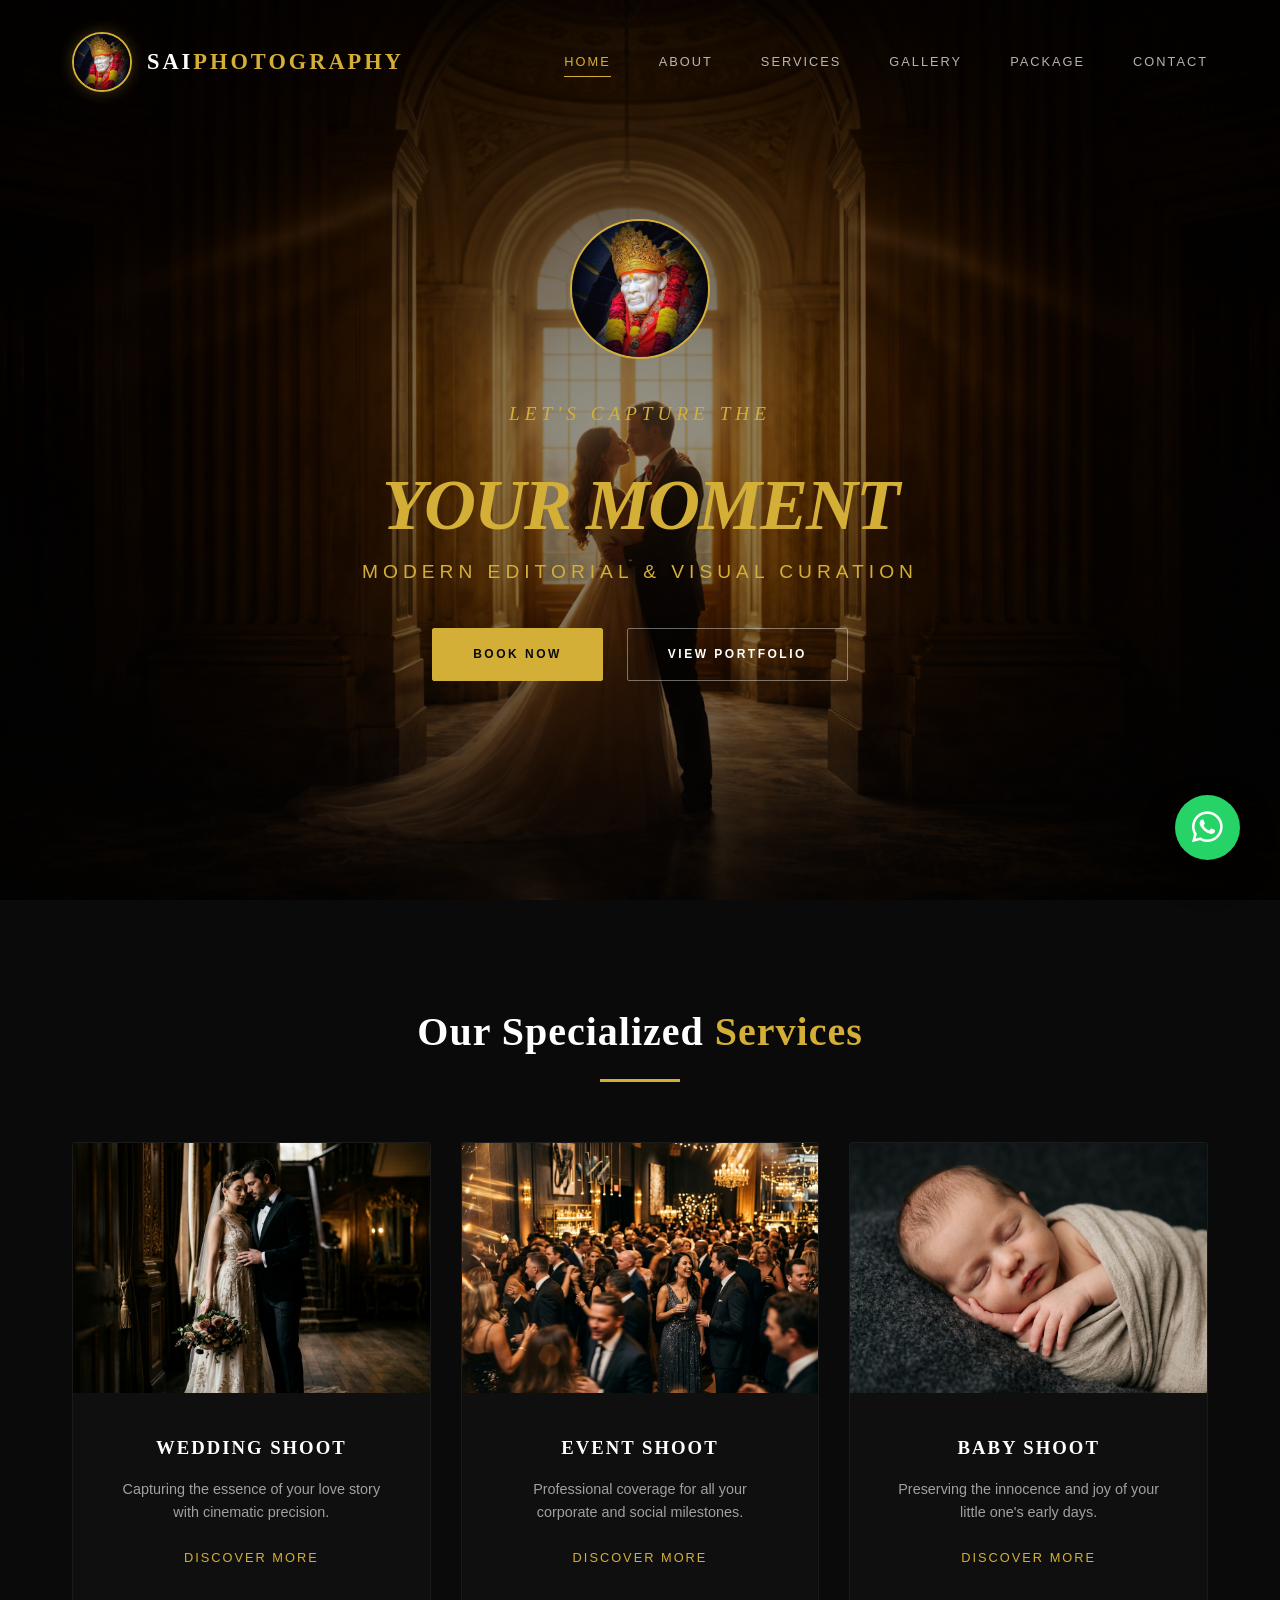
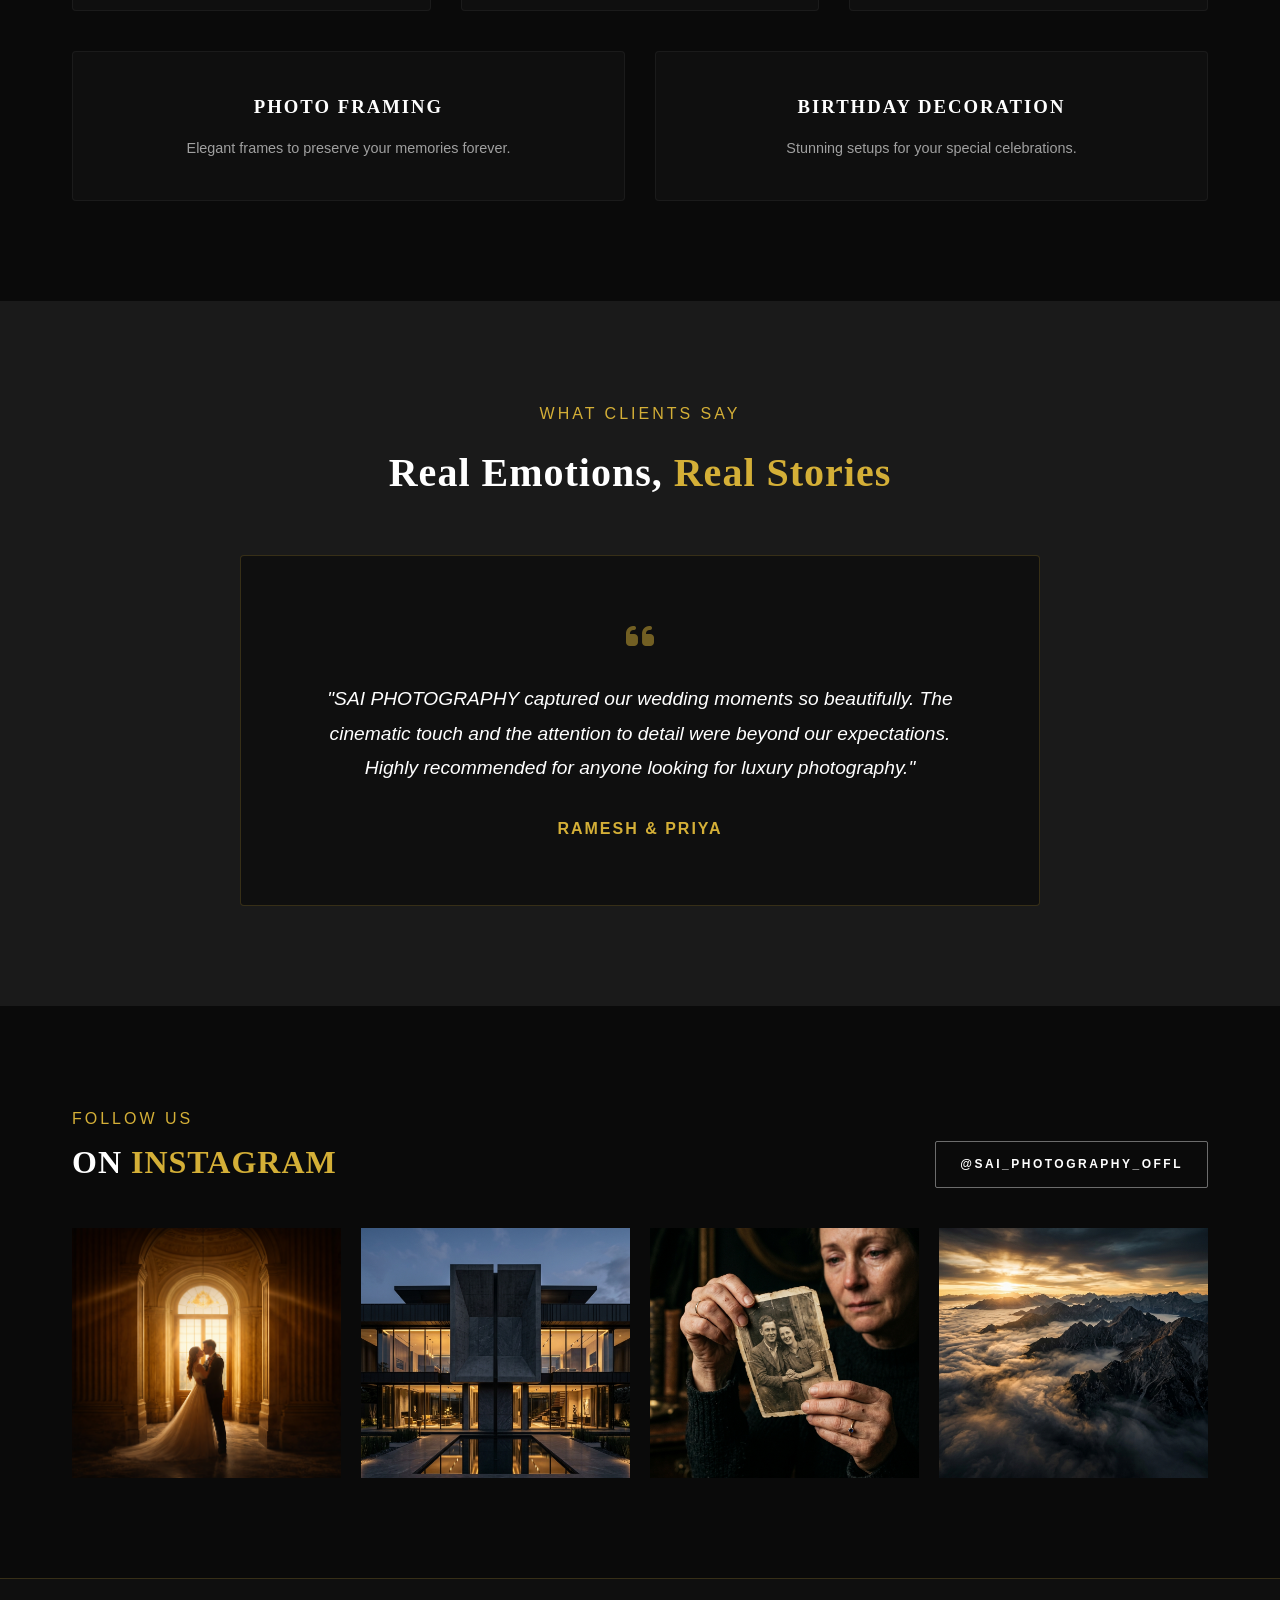
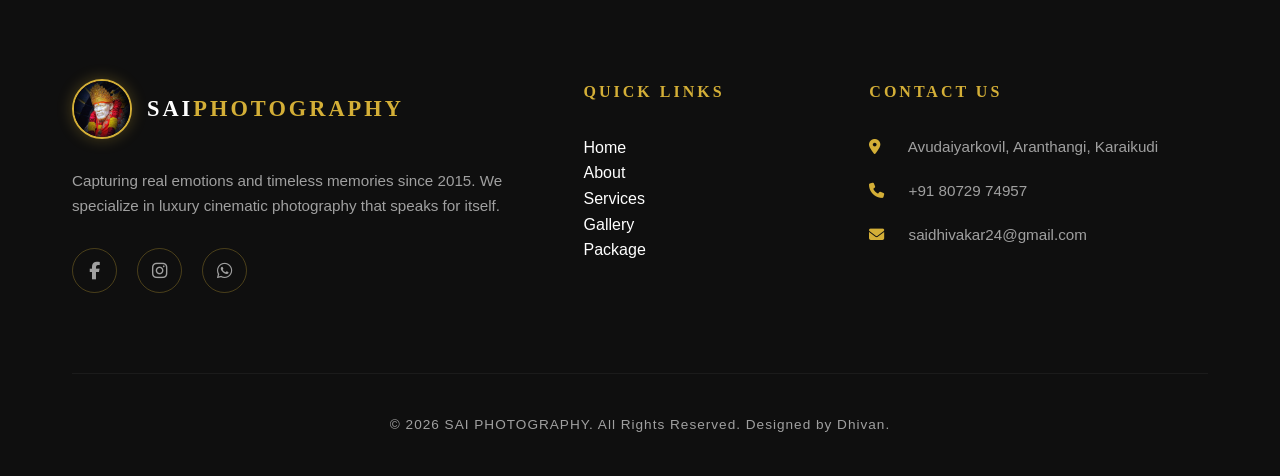
<file: index.html>
<!DOCTYPE html>
<html lang="en">

<head>
    <meta charset="UTF-8">
    <meta name="viewport" content="width=device-width, initial-scale=1.0">
    <title>SAI PHOTOGRAPHY | Luxury Cinematic Moments</title>
    <meta name="description"
        content="Premium photography services by Sai Photography. Capturing real emotions and timeless memories in Avudaiyarkovil, Karaikudi, and Aranthangi.">
    <!-- Font Awesome -->
    <link rel="stylesheet" href="https://cdnjs.cloudflare.com/ajax/libs/font-awesome/6.4.0/css/all.min.css">
    <link rel="icon" href="gallery/logo.png">
    <link rel="stylesheet" href="style.css">
</head>

<body>

    <!-- Navigation -->
    <nav>
        <div class="container">
            <a href="index.html" class="logo"><img src="gallery/logo.png" alt="Sai Photography" class="logo-img">SAI
                <span>PHOTOGRAPHY</span></a>
            <div class="nav-links">
                <a href="index.html" class="active">Home</a>
                <a href="about.html">About</a>
                <a href="services.html">Services</a>
                <a href="gallery.html">Gallery</a>
                <a href="pricing.html">Package</a>
                <a href="contact.html">Contact</a>
            </div>
            <div class="mobile-nav-toggle">
                <i class="fas fa-bars"></i>
            </div>
        </div>
    </nav>

    <!-- Hero Section -->
    <section class="hero" id="home" style="background-image: url('gallery/gallery-1.png');">
        <div class="hero-content">
            <img src="gallery/logo.png" alt="Sai Photography Logo" class="hero-logo-large">
            <p class="hero-subtitle-top">Let's Capture the</p>
            <h1 class="hero-main-title">Your Moment</h1>
            <p class="hero-editorial-subtitle">Modern Editorial & Visual Curation</p>
            <div class="hero-btns-wrapper">
                <a href="contact.html" class="btn btn-primary">Book Now</a>
                <a href="gallery.html" class="btn btn-outline">View Portfolio</a>
            </div>
        </div>
    </section>

    <!-- Highlight Services -->
    <section class="section-padding" id="services">
        <div class="container">
            <div class="text-center" style="margin-bottom: 60px;">
                <h2 style="font-size: 2.5rem; margin-bottom: 15px;">Our Specialized <span
                        class="accent-text">Services</span></h2>
                <div style="width: 80px; height: 3px; background: var(--accent-gold); margin: 0 auto;"></div>
            </div>

            <div class="services-grid"
                style="display: grid; grid-template-columns: repeat(auto-fit, minmax(280px, 1fr)); gap: 30px;">
                <!-- Wedding -->
                <div class="service-card"
                    style="background: var(--bg-secondary); border-radius: 4px; overflow: hidden; border: 1px solid rgba(255,255,255,0.05); transition: var(--transition-smooth);">
                    <div style="height: 250px; overflow: hidden;">
                        <img src="gallery/wedding-thumb.png" alt="Wedding Shoot"
                            style="width: 100%; height: 100%; object-fit: cover; transition: transform 0.8s;">
                    </div>
                    <div style="padding: 2.5rem; text-align: center;">
                        <h3 style="margin-bottom: 15px; letter-spacing: 2px;">WEDDING SHOOT</h3>
                        <p style="color: var(--text-secondary); font-size: 0.9rem; margin-bottom: 20px;">Capturing the
                            essence of your love story with cinematic precision.</p>
                        <a href="services.html" class="accent-text"
                            style="font-size: 0.8rem; letter-spacing: 2px; text-transform: uppercase;">Discover More</a>
                    </div>
                </div>

                <!-- Event -->
                <div class="service-card"
                    style="background: var(--bg-secondary); border-radius: 4px; overflow: hidden; border: 1px solid rgba(255,255,255,0.05); transition: var(--transition-smooth);">
                    <div style="height: 250px; overflow: hidden;">
                        <img src="gallery/event-thumb.png" alt="Event Shoot"
                            style="width: 100%; height: 100%; object-fit: cover; transition: transform 0.8s;">
                    </div>
                    <div style="padding: 2.5rem; text-align: center;">
                        <h3 style="margin-bottom: 15px; letter-spacing: 2px;">EVENT SHOOT</h3>
                        <p style="color: var(--text-secondary); font-size: 0.9rem; margin-bottom: 20px;">Professional
                            coverage for all your corporate and social milestones.</p>
                        <a href="services.html" class="accent-text"
                            style="font-size: 0.8rem; letter-spacing: 2px; text-transform: uppercase;">Discover More</a>
                    </div>
                </div>

                <!-- Baby -->
                <div class="service-card"
                    style="background: var(--bg-secondary); border-radius: 4px; overflow: hidden; border: 1px solid rgba(255,255,255,0.05); transition: var(--transition-smooth);">
                    <div style="height: 250px; overflow: hidden;">
                        <img src="gallery/baby-thumb.png" alt="Baby Shoot"
                            style="width: 100%; height: 100%; object-fit: cover; transition: transform 0.8s;">
                    </div>
                    <div style="padding: 2.5rem; text-align: center;">
                        <h3 style="margin-bottom: 15px; letter-spacing: 2px;">BABY SHOOT</h3>
                        <p style="color: var(--text-secondary); font-size: 0.9rem; margin-bottom: 20px;">Preserving the
                            innocence and joy of your little one's early days.</p>
                        <a href="services.html" class="accent-text"
                            style="font-size: 0.8rem; letter-spacing: 2px; text-transform: uppercase;">Discover More</a>
                    </div>
                </div>
            </div>

            <div
                style="margin-top: 40px; display: grid; grid-template-columns: repeat(auto-fit, minmax(280px, 1fr)); gap: 30px;">
                <!-- Photo Framing -->
                <div class="service-card"
                    style="background: var(--bg-secondary); border-radius: 4px; overflow: hidden; border: 1px solid rgba(255,255,255,0.05);">
                    <div style="padding: 2.5rem; text-align: center;">
                        <h3 style="margin-bottom: 15px; letter-spacing: 2px;">PHOTO FRAMING</h3>
                        <p style="color: var(--text-secondary); font-size: 0.9rem;">Elegant frames to preserve your
                            memories forever.</p>
                    </div>
                </div>
                <!-- Birthday Decoration -->
                <div class="service-card"
                    style="background: var(--bg-secondary); border-radius: 4px; overflow: hidden; border: 1px solid rgba(255,255,255,0.05);">
                    <div style="padding: 2.5rem; text-align: center;">
                        <h3 style="margin-bottom: 15px; letter-spacing: 2px;">BIRTHDAY DECORATION</h3>
                        <p style="color: var(--text-secondary); font-size: 0.9rem;">Stunning setups for your special
                            celebrations.</p>
                    </div>
                </div>
            </div>
        </div>
    </section>

    <!-- Testimonials -->
    <section class="section-padding" style="background: var(--bg-tertiary);">
        <div class="container text-center">
            <p style="text-transform: uppercase; letter-spacing: 3px; color: var(--accent-gold); margin-bottom: 15px;">
                What Clients Say</p>
            <h2 style="font-size: 2.5rem; margin-bottom: 50px;">Real Emotions, <span class="accent-text">Real
                    Stories</span></h2>

            <div
                style="max-width: 800px; margin: 0 auto; padding: 4rem; background: var(--bg-secondary); border-radius: 4px; border: 1px solid var(--border-color);">
                <i class="fas fa-quote-left"
                    style="font-size: 2rem; color: var(--accent-gold); margin-bottom: 30px; opacity: 0.5;"></i>
                <p style="font-size: 1.2rem; font-style: italic; color: #fff; line-height: 1.8; margin-bottom: 30px;">
                    "SAI PHOTOGRAPHY captured our wedding moments so beautifully. The cinematic touch and the attention
                    to detail were beyond our expectations. Highly recommended for anyone looking for luxury
                    photography."
                </p>
                <div
                    style="font-weight: 600; letter-spacing: 2px; text-transform: uppercase; color: var(--accent-gold);">
                    Ramesh & Priya</div>
            </div>
        </div>
    </section>

    <!-- Instagram Section -->
    <section class="section-padding">
        <div class="container">
            <div class="insta-header"
                style="display: flex; justify-content: space-between; align-items: flex-end; margin-bottom: 40px; flex-wrap: wrap; gap: 20px;">
                <div>
                    <p
                        style="text-transform: uppercase; letter-spacing: 3px; color: var(--accent-gold); margin-bottom: 5px;">
                        Follow us</p>
                    <h2 style="font-size: 2rem;">ON <span class="accent-text">INSTAGRAM</span></h2>
                </div>
                <a href="https://www.instagram.com/sai_photography_offl/" class="btn btn-outline" style="padding: 0.8rem 1.5rem;">@sai_photography_offl</a>
            </div>

            <div style="display: grid; grid-template-columns: repeat(auto-fit, minmax(240px, 1fr)); gap: 20px;">
                <div class="insta-post" style="height: 250px; position: relative; overflow: hidden;">
                    <img src="gallery/gallery-1.png"
                        style="width:100%; height:100%; object-fit:cover; transition: transform 0.5s;">
                </div>
                <div class="insta-post" style="height: 250px; position: relative; overflow: hidden;">
                    <img src="gallery/gallery-2.png"
                        style="width:100%; height:100%; object-fit:cover; transition: transform 0.5s;">
                </div>
                <div class="insta-post" style="height: 250px; position: relative; overflow: hidden;">
                    <img src="gallery/gallery-3.png"
                        style="width:100%; height:100%; object-fit:cover; transition: transform 0.5s;">
                </div>
                <div class="insta-post" style="height: 250px; position: relative; overflow: hidden;">
                    <img src="gallery/gallery-4.png"
                        style="width:100%; height:100%; object-fit:cover; transition: transform 0.5s;">
                </div>
            </div>
        </div>
    </section>

    <!-- Footer -->
    <footer>
        <div class="container">
            <div class="footer-grid">
                <div class="footer-col">
                    <div class="logo" style="margin-bottom: 30px;"><img src="gallery/logo.png"
                            alt="Sai Photography Logo" class="logo-img">SAI <span>PHOTOGRAPHY</span></div>
                    <p>Capturing real emotions and timeless memories since 2015. We specialize in luxury cinematic
                        photography that speaks for itself.</p>
                    <div class="social-links">
                        <a href="#"><i class="fab fa-facebook-f"></i></a>
                        <a href="https://www.instagram.com/sai_photography_offl/"><i class="fab fa-instagram"></i></a>
                        <a href="https://wa.me/918072974957"><i class="fab fa-whatsapp"></i></a>
                    </div>
                </div>
                <div class="footer-col">
                    <h4>Quick Links</h4>
                    <ul>
                        <li><a href="index.html">Home</a></li>
                        <li><a href="about.html">About</a></li>
                        <li><a href="services.html">Services</a></li>
                        <li><a href="gallery.html">Gallery</a></li>
                        <li><a href="pricing.html">Package</a></li>
                    </ul>
                </div>
                <div class="footer-col contact-info">
                    <h4>Contact Us</h4>
                    <p><i class="fas fa-map-marker-alt"></i> Avudaiyarkovil, Aranthangi, Karaikudi</p>
                    <p><i class="fas fa-phone"></i> +91 80729 74957</p>
                    <p><i class="fas fa-envelope"></i> saidhivakar24@gmail.com</p>
                </div>
            </div>
            <div class="footer-bottom">
                &copy; 2026 SAI PHOTOGRAPHY. All Rights Reserved. Designed by Dhivan.
            </div>
        </div>
    </footer>

    <!-- WhatsApp Button -->
    <a href="https://wa.me/918072974957" class="whatsapp-btn" target="_blank">
        <i class="fab fa-whatsapp"></i>
    </a>

    <script src="script.js"></script>
</body>

</html>
</file>
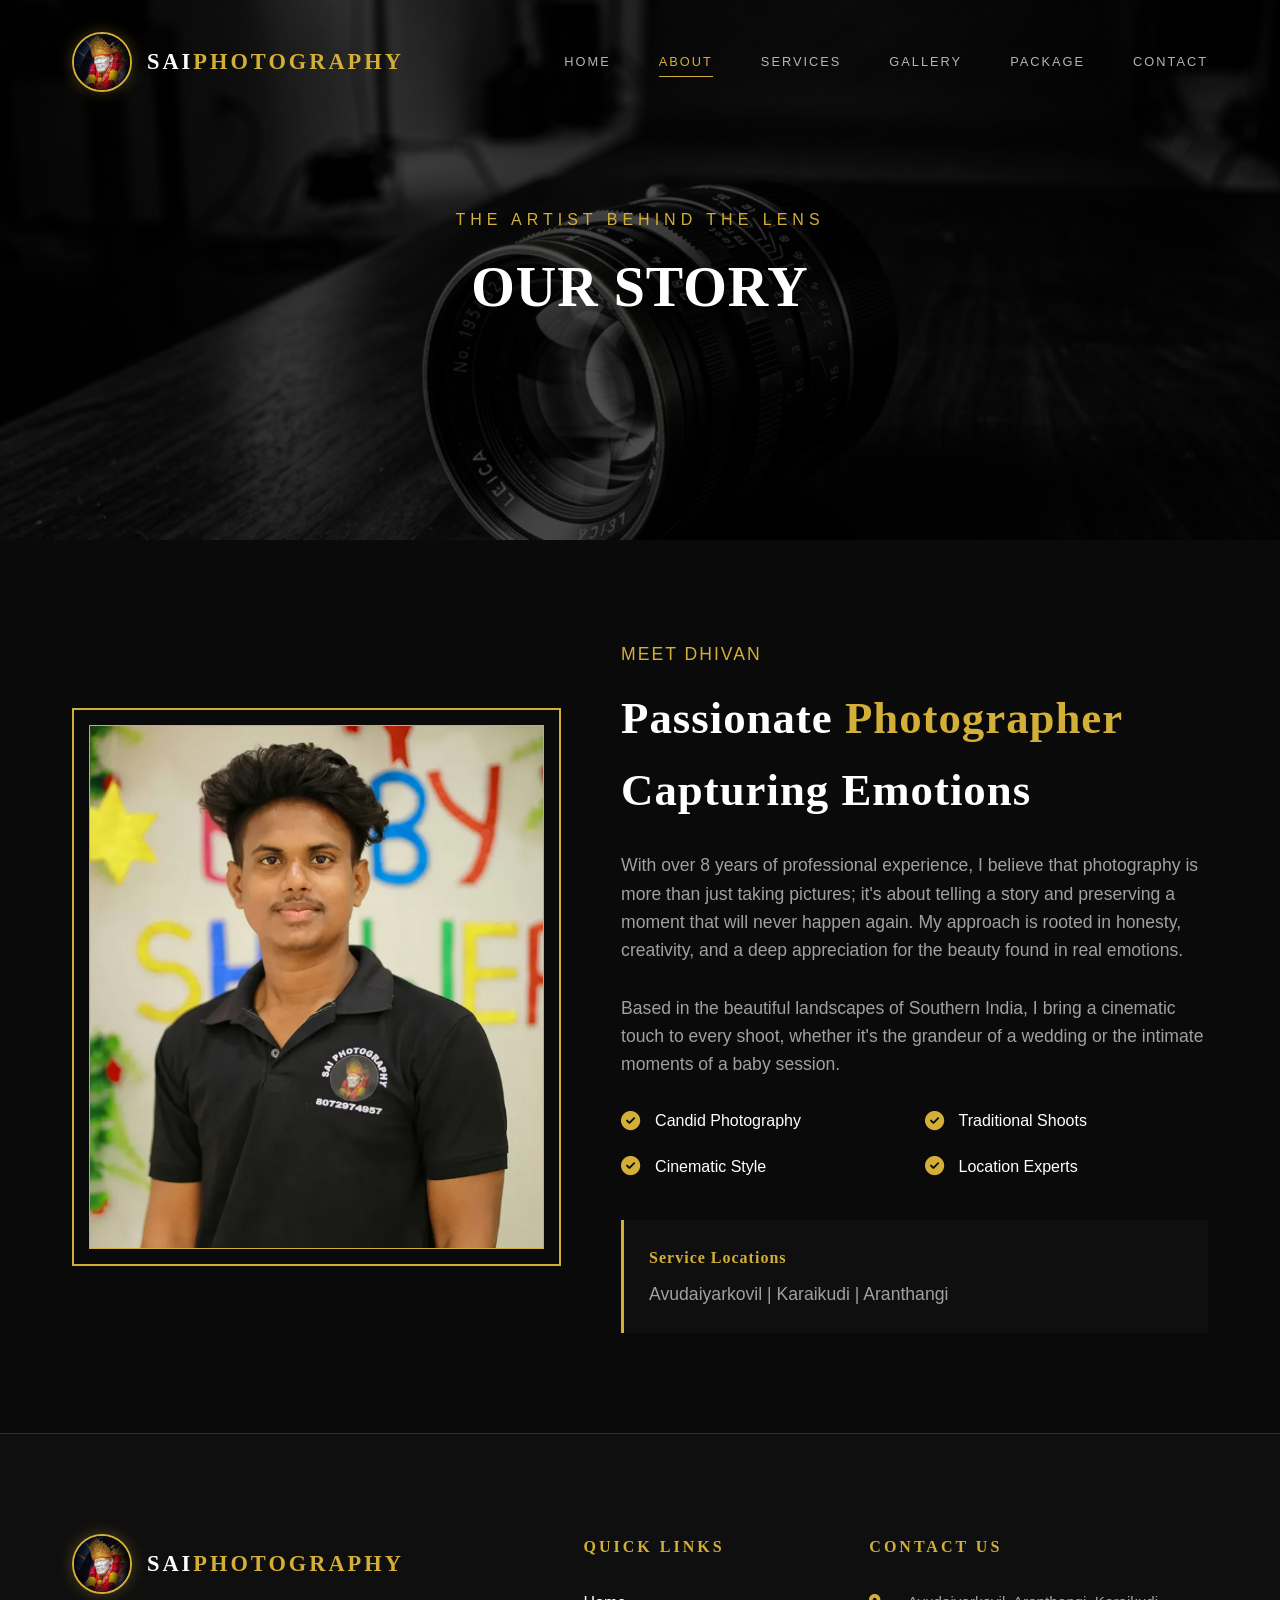
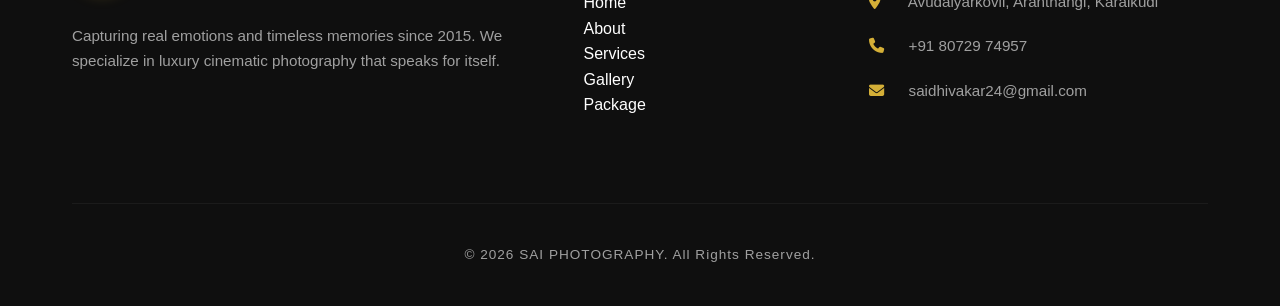
<file: about.html>
<!DOCTYPE html>
<html lang="en">

<head>
    <meta charset="UTF-8">
    <meta name="viewport" content="width=device-width, initial-scale=1.0">
    <title>About | SAI PHOTOGRAPHY</title>
    <link rel="icon" href="gallery/logo.png">
    <link rel="stylesheet" href="https://cdnjs.cloudflare.com/ajax/libs/font-awesome/6.4.0/css/all.min.css">
    <link rel="stylesheet" href="style.css">
    <style>
        .about-hero {
            height: 60vh;
            background: linear-gradient(rgba(0, 0, 0, 0.7), rgba(0, 0, 0, 0.7)), url('gallery/about-philosophy.png') center/cover;
            display: flex;
            align-items: center;
            justify-content: center;
            text-align: center;
        }

        .about-grid {
            display: grid;
            grid-template-columns: 1fr 1.2fr;
            gap: 60px;
            align-items: center;
        }

        .about-image {
            position: relative;
            border: 2px solid var(--accent-gold);
            padding: 15px;
        }

        .about-image img {
            width: 100%;
            height: auto;
            border: 1px solid var(--accent-gold);
        }

        .about-content h2 {
            font-size: 2.8rem;
            margin-bottom: 25px;
        }

        .about-content p {
            font-size: 1.1rem;
            color: var(--text-secondary);
            margin-bottom: 30px;
        }

        .feature-list {
            display: grid;
            grid-template-columns: 1fr 1fr;
            gap: 20px;
            margin-top: 30px;
        }

        .feature-item {
            display: flex;
            align-items: center;
            gap: 15px;
        }

        .feature-item i {
            color: var(--accent-gold);
            font-size: 1.2rem;
        }

        @media (max-width: 900px) {
            .about-grid {
                grid-template-columns: 1fr;
            }
        }
    </style>
</head>

<body>

    <!-- Navigation -->
    <nav class="sticky">
        <div class="container">
            <a href="index.html" class="logo"><img src="gallery/logo.png" alt="Sai Photography" class="logo-img">SAI
                <span>PHOTOGRAPHY</span></a>
            <div class="nav-links">
                <a href="index.html">Home</a>
                <a href="about.html" class="active">About</a>
                <a href="services.html">Services</a>
                <a href="gallery.html">Gallery</a>
                <a href="pricing.html">Package</a>
                <a href="contact.html">Contact</a>
            </div>
            <div class="mobile-nav-toggle">
                <i class="fas fa-bars"></i>
            </div>
        </div>
    </nav>

    <section class="about-hero">
        <div class="container">
            <p style="text-transform: uppercase; letter-spacing: 5px; color: var(--accent-gold); margin-bottom: 10px;">
                The Artist Behind the Lens</p>
            <h1 style="font-size: 3.5rem;">OUR STORY</h1>
        </div>
    </section>

    <section class="section-padding">
        <div class="container">
            <div class="about-grid">
                <div class="about-image">
                    <img src="gallery/photographer.png" alt="Dhivan">
                </div>
                <div class="about-content">
                    <p
                        style="text-transform: uppercase; letter-spacing: 2px; color: var(--accent-gold); margin-bottom: 15px;">
                        Meet Dhivan</p>
                    <h2>Passionate <span class="accent-text">Photographer</span> Capturing Emotions</h2>
                    <p>
                        With over 8 years of professional experience, I believe that photography is more than just
                        taking pictures; it's about telling a story and preserving a moment that will never happen
                        again. My approach is rooted in honesty, creativity, and a deep appreciation for the beauty
                        found in real emotions.
                    </p>
                    <p>
                        Based in the beautiful landscapes of Southern India, I bring a cinematic touch to every shoot,
                        whether it's the grandeur of a wedding or the intimate moments of a baby session.
                    </p>

                    <div class="feature-list">
                        <div class="feature-item">
                            <i class="fas fa-check-circle"></i>
                            <span>Candid Photography</span>
                        </div>
                        <div class="feature-item">
                            <i class="fas fa-check-circle"></i>
                            <span>Traditional Shoots</span>
                        </div>
                        <div class="feature-item">
                            <i class="fas fa-check-circle"></i>
                            <span>Cinematic Style</span>
                        </div>
                        <div class="feature-item">
                            <i class="fas fa-check-circle"></i>
                            <span>Location Experts</span>
                        </div>
                    </div>

                    <div
                        style="margin-top: 40px; padding: 25px; border-left: 3px solid var(--accent-gold); background: var(--bg-secondary);">
                        <h4 style="margin-bottom: 10px; color: var(--accent-gold);">Service Locations</h4>
                        <p style="margin-bottom: 0;">Avudaiyarkovil | Karaikudi | Aranthangi</p>
                    </div>
                </div>
            </div>
        </div>
    </section>

    <!-- Footer -->
    <footer>
        <div class="container">
            <div class="footer-grid">
                <div class="footer-col">
                    <div class="logo" style="margin-bottom: 30px;"><img src="gallery/logo.png"
                            alt="Sai Photography Logo" class="logo-img">SAI <span>PHOTOGRAPHY</span></div>
                    <p>Capturing real emotions and timeless memories since 2015. We specialize in luxury cinematic
                        photography that speaks for itself.</p>
                </div>
                <div class="footer-col">
                    <h4>Quick Links</h4>
                    <ul>
                        <li><a href="index.html">Home</a></li>
                        <li><a href="about.html">About</a></li>
                        <li><a href="services.html">Services</a></li>
                        <li><a href="gallery.html">Gallery</a></li>
                        <li><a href="pricing.html">Package</a></li>
                    </ul>
                </div>
                <div class="footer-col contact-info">
                    <h4>Contact Us</h4>
                    <p><i class="fas fa-map-marker-alt"></i> Avudaiyarkovil, Aranthangi, Karaikudi</p>
                    <p><i class="fas fa-phone"></i> +91 80729 74957</p>
                    <p><i class="fas fa-envelope"></i> saidhivakar24@gmail.com</p>
                </div>
            </div>
            <div class="footer-bottom">&copy; 2026 SAI PHOTOGRAPHY. All Rights Reserved.</div>
        </div>
    </footer>

    <script src="script.js"></script>
</body>

</html>
</file>
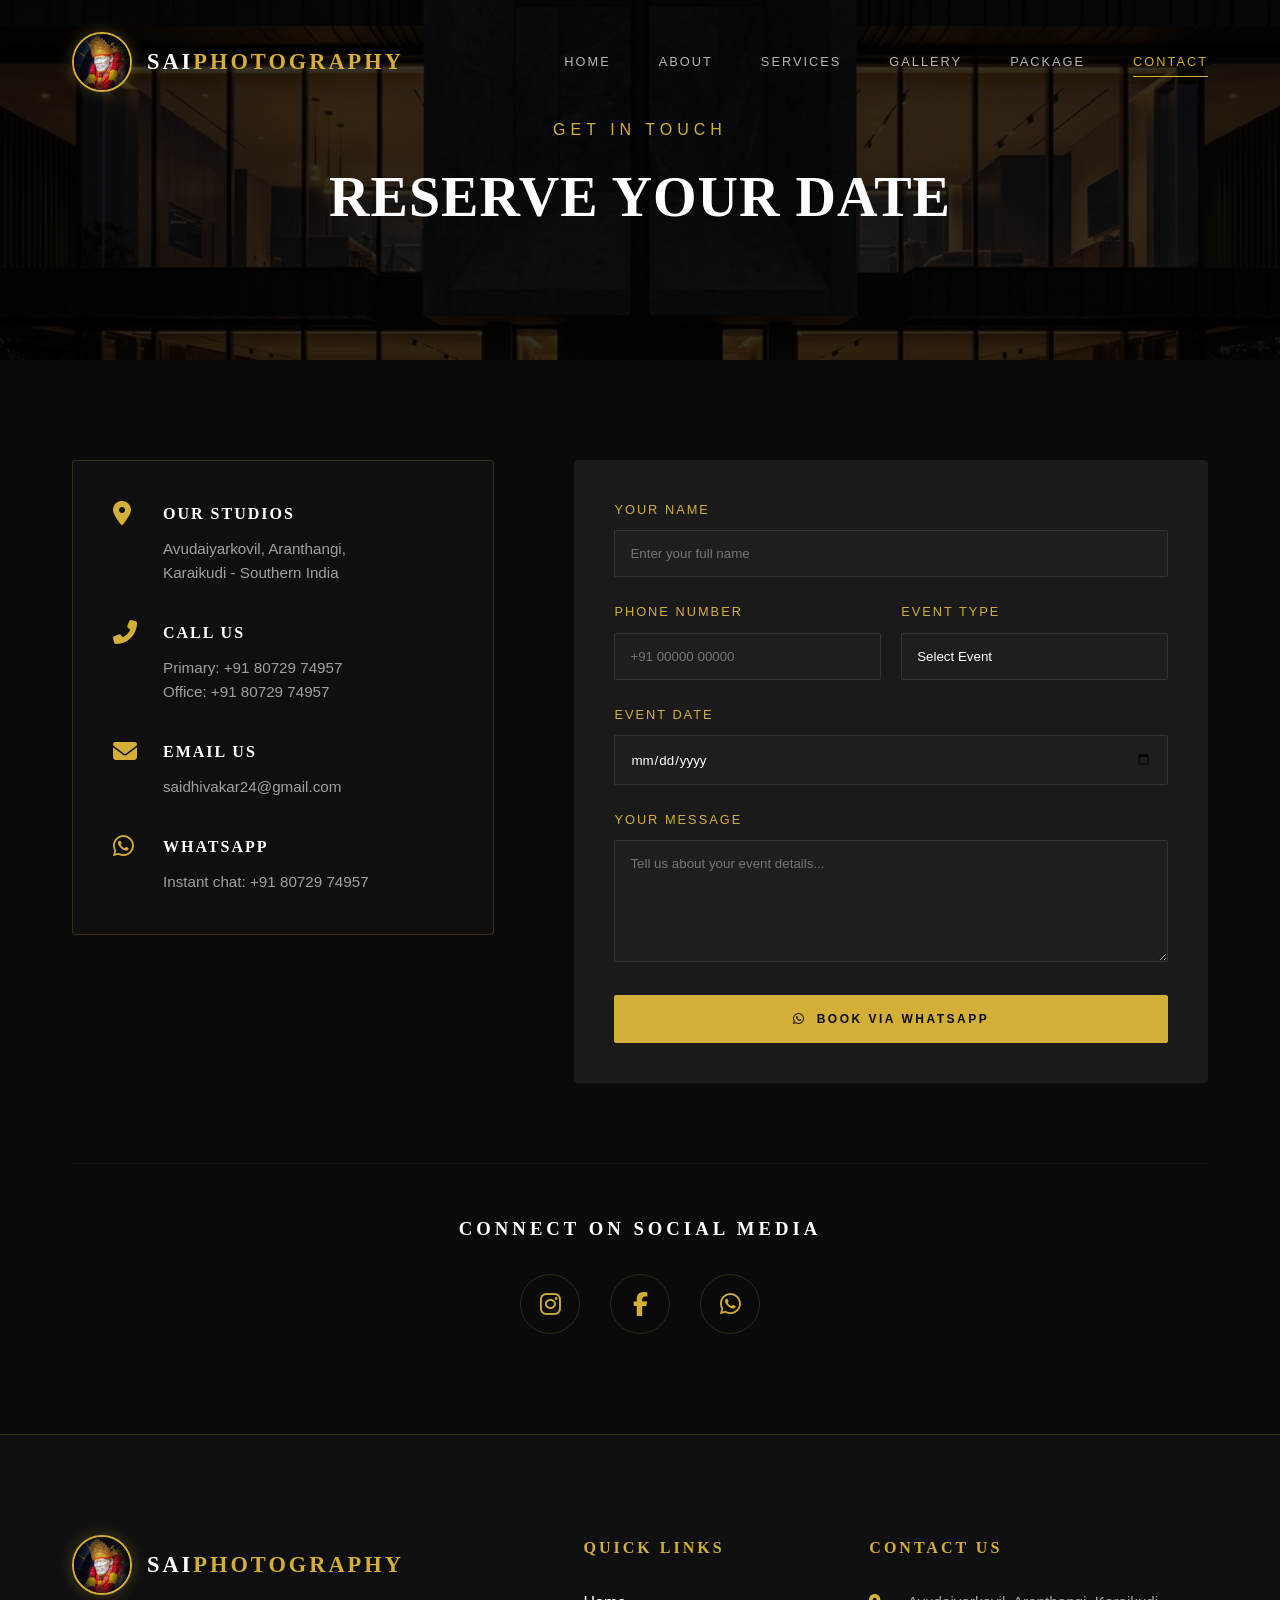
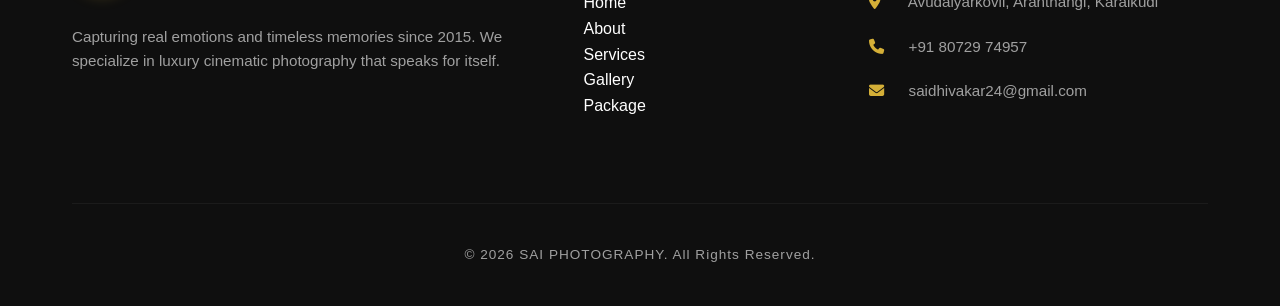
<file: contact.html>
<!DOCTYPE html>
<html lang="en">

<head>
    <meta charset="UTF-8">
    <meta name="viewport" content="width=device-width, initial-scale=1.0">
    <title>Contact | SAI PHOTOGRAPHY</title>
    <link rel="icon" href="gallery/logo.png">
    <link rel="stylesheet" href="https://cdnjs.cloudflare.com/ajax/libs/font-awesome/6.4.0/css/all.min.css">
    <link rel="stylesheet" href="style.css">
    <style>
        .contact-hero {
            height: 40vh;
            background: linear-gradient(rgba(0, 0, 0, 0.8), rgba(0, 0, 0, 0.8)), url('gallery/gallery-2.png') center/cover;
            display: flex;
            align-items: center;
            justify-content: center;
            text-align: center;
        }

        .contact-grid {
            display: grid;
            grid-template-columns: 1fr 1.5fr;
            gap: 80px;
            margin-bottom: 80px;
        }

        .contact-info-list {
            padding: 40px;
            background: var(--bg-secondary);
            border: 1px solid var(--border-color);
            border-radius: 4px;
        }

        .contact-info-item {
            display: flex;
            gap: 20px;
            margin-bottom: 35px;
        }

        .contact-info-item:last-child {
            margin-bottom: 0;
        }

        .contact-info-item i {
            font-size: 1.5rem;
            color: var(--accent-gold);
            width: 30px;
        }

        .contact-info-item h4 {
            margin-bottom: 10px;
            letter-spacing: 2px;
            text-transform: uppercase;
        }

        .contact-info-item p {
            color: var(--text-secondary);
            font-size: 0.95rem;
        }

        .contact-form {
            padding: 40px;
            background: var(--bg-tertiary);
            border-radius: 4px;
        }

        .form-group {
            margin-bottom: 25px;
        }

        .form-group label {
            display: block;
            margin-bottom: 10px;
            font-size: 0.8rem;
            letter-spacing: 2px;
            text-transform: uppercase;
            color: var(--accent-gold);
        }

        .form-group input,
        .form-group textarea {
            width: 100%;
            padding: 15px;
            background: rgba(255, 255, 255, 0.02);
            border: 1px solid rgba(255, 255, 255, 0.1);
            color: #fff;
            border-radius: 2px;
            transition: var(--transition-smooth);
            font-family: inherit;
        }

        .form-group input:focus,
        .form-group textarea:focus {
            outline: none;
            border-color: var(--accent-gold);
            background: rgba(255, 255, 255, 0.05);
        }

        .social-wrap {
            margin-top: 50px;
            text-align: center;
            padding-top: 50px;
            border-top: 1px solid rgba(255, 255, 255, 0.05);
        }

        .social-large {
            display: flex;
            justify-content: center;
            gap: 30px;
            margin-top: 30px;
        }

        .social-large a {
            font-size: 1.5rem;
            width: 60px;
            height: 60px;
            border: 1px solid var(--border-color);
            border-radius: 50%;
            display: flex;
            align-items: center;
            justify-content: center;
            color: var(--accent-gold);
        }

        .social-large a:hover {
            background: var(--accent-gold);
            color: var(--bg-primary);
            transform: scale(1.1);
        }

        @media (max-width: 900px) {
            .contact-grid {
                grid-template-columns: 1fr;
                gap: 40px;
            }
        }
    </style>
</head>

<body>

    <!-- Navigation -->
    <nav class="sticky">
        <div class="container">
            <a href="index.html" class="logo"><img src="gallery/logo.png" alt="Sai Photography" class="logo-img">SAI
                <span>PHOTOGRAPHY</span></a>
            <div class="nav-links">
                <a href="index.html">Home</a>
                <a href="about.html">About</a>
                <a href="services.html">Services</a>
                <a href="gallery.html">Gallery</a>
                <a href="pricing.html">Package</a>
                <a href="contact.html" class="active">Contact</a>
            </div>
            <div class="mobile-nav-toggle">
                <i class="fas fa-bars"></i>
            </div>
        </div>
    </nav>

    <section class="contact-hero">
        <div class="container">
            <p style="text-transform: uppercase; letter-spacing: 5px; color: var(--accent-gold); margin-bottom: 10px;">
                Get In Touch</p>
            <h1 style="font-size: 3.5rem;">RESERVE YOUR DATE</h1>
        </div>
    </section>

    <section class="section-padding">
        <div class="container">
            <div class="contact-grid">
                <div class="contact-info-list" style="height: fit-content;">
                    <div class="contact-info-item">
                        <i class="fas fa-map-marker-alt"></i>
                        <div>
                            <h4>Our Studios</h4>
                            <p>Avudaiyarkovil, Aranthangi,<br>Karaikudi - Southern India</p>
                        </div>
                    </div>
                    <div class="contact-info-item">
                        <i class="fas fa-phone-alt"></i>
                        <div>
                            <h4>Call Us</h4>
                            <p>Primary: +91 80729 74957<br>Office: +91 80729 74957</p>
                        </div>
                    </div>
                    <div class="contact-info-item">
                        <i class="fas fa-envelope"></i>
                        <div>
                            <h4>Email Us</h4>
                            <p>saidhivakar24@gmail.com</p>
                        </div>
                    </div>
                    <div class="contact-info-item">
                        <i class="fab fa-whatsapp"></i>
                        <div>
                            <h4>WhatsApp</h4>
                            <p>Instant chat: +91 80729 74957</p>
                        </div>
                    </div>
                </div>

                <div class="contact-form">
                    <form id="whatsappForm">
                        <div class="form-group">
                            <label>Your Name</label>
                            <input type="text" id="name" placeholder="Enter your full name" required>
                        </div>
                        <div style="display: grid; grid-template-columns: 1fr 1fr; gap: 20px;">
                            <div class="form-group">
                                <label>Phone Number</label>
                                <input type="tel" id="phone" placeholder="+91 00000 00000" required>
                            </div>
                            <div class="form-group">
                                <label>Event Type</label>
                                <select id="eventType" required
                                    style="width: 100%; padding: 15px; background: rgba(255,255,255,0.02); border: 1px solid rgba(255,255,255,0.1); color: #fff; border-radius: 2px; appearance: none;">
                                    <option value="" disabled selected style="background: var(--bg-primary);">Select
                                        Event</option>
                                    <option value="Wedding" style="background: var(--bg-primary);">Wedding</option>
                                    <option value="Baby Shower" style="background: var(--bg-primary);">Baby Shower
                                    </option>
                                    <option value="Birthday" style="background: var(--bg-primary);">Birthday</option>
                                    <option value="Ear Piercing" style="background: var(--bg-primary);">Ear Piercing
                                    </option>
                                    <option value="Others" style="background: var(--bg-primary);">Others</option>
                                </select>
                            </div>
                        </div>
                        <div class="form-group">
                            <label>Event Date</label>
                            <input type="date" id="date" required>
                        </div>
                        <div class="form-group">
                            <label>Your Message</label>
                            <textarea id="message" rows="6" placeholder="Tell us about your event details..."
                                required></textarea>
                        </div>
                        <button type="submit" id="submitBtn" class="btn btn-primary" style="width: 100%; gap: 10px;">
                            <i class="fab fa-whatsapp"></i> Book via WhatsApp
                        </button>
                    </form>
                </div>
            </div>

            <div class="social-wrap">
                <h3 style="letter-spacing: 4px; text-transform: uppercase;">Connect on Social Media</h3>
                <div class="social-large">
                    <a href="https://www.instagram.com/sai_photography_offl/"><i class="fab fa-instagram"></i></a>
                    <a href="#"><i class="fab fa-facebook-f"></i></a>
                    <a href="https://wa.me/918072974957"><i class="fab fa-whatsapp"></i></a>

                </div>
            </div>
        </div>
    </section>

    <footer>
        <div class="container">
            <div class="footer-grid">
                <div class="footer-col" style="flex: 2;">
                    <div class="logo" style="margin-bottom: 30px;"><img src="gallery/logo.png"
                            alt="Sai Photography Logo" class="logo-img">SAI <span>PHOTOGRAPHY</span></div>
                    <p>Capturing real emotions and timeless memories since 2015. We specialize in luxury cinematic
                        photography that speaks for itself.</p>
                </div>
                <div class="footer-col" style="flex: 1;">
                    <h4>Quick Links</h4>
                    <ul>
                        <li><a href="index.html">Home</a></li>
                        <li><a href="about.html">About</a></li>
                        <li><a href="services.html">Services</a></li>
                        <li><a href="gallery.html">Gallery</a></li>
                        <li><a href="pricing.html">Package</a></li>
                    </ul>
                </div>
                <div class="footer-col contact-info">
                    <h4>Contact Us</h4>
                    <p><i class="fas fa-map-marker-alt"></i> Avudaiyarkovil, Aranthangi, Karaikudi</p>
                    <p><i class="fas fa-phone"></i> +91 80729 74957</p>
                    <p><i class="fas fa-envelope"></i> saidhivakar24@gmail.com</p>
                </div>
            </div>
            <div class="footer-bottom">
                &copy; 2026 SAI PHOTOGRAPHY. All Rights Reserved.
            </div>
        </div>
    </footer>

    <script>
        document.getElementById('whatsappForm').addEventListener('submit', function (e) {
            e.preventDefault();

            const btn = document.getElementById('submitBtn');
            const originalContent = btn.innerHTML;

            // Show processing effect
            btn.innerHTML = '<i class="fas fa-spinner fa-spin"></i> Processing...';
            btn.style.opacity = '0.7';
            btn.style.pointerEvents = 'none';

            // Capture data
            const name = document.getElementById('name').value;
            const phone = document.getElementById('phone').value;
            const eventType = document.getElementById('eventType').value;
            const eventDate = document.getElementById('date').value;
            const message = document.getElementById('message').value;

            const waNumber = "918072974957";
            const waMessage = `Hello Sai Photography,
I would like to book a service.

Name: ${name}
Phone: ${phone}
Event: ${eventType}
Date: ${eventDate}
Message: ${message}`;

            const encodedMessage = encodeURIComponent(waMessage);
            // Universal dispatcher link (Best for Laptops and Mobiles)
            const waLink = `https://api.whatsapp.com/send?phone=${waNumber}&text=${encodedMessage}`;

            // Success feedback delay
            setTimeout(() => {
                // Change to success state
                btn.innerHTML = '<i class="fas fa-check"></i> Message Sent Successfully!';
                btn.style.backgroundColor = '#28a745';

                // Alert first if needed, as requested "mesage sent"
                alert('Success! Your details have been captured. Opening WhatsApp chat now...');

                // Open WhatsApp in a new window/tab
                const win = window.open(waLink, '_blank');
                if (win) {
                    win.focus();
                } else {
                    // Fallback for pop-up blockers
                    window.location.href = waLink;
                }

                // Reset button after 3 seconds
                setTimeout(() => {
                    btn.innerHTML = originalContent;
                    btn.style.backgroundColor = '';
                    btn.style.opacity = '1';
                    btn.style.pointerEvents = 'auto';
                    e.target.reset();
                }, 3000);
            }, 1000);
        });
    </script>
    <script src="script.js"></script>
</body>

</html>
</file>
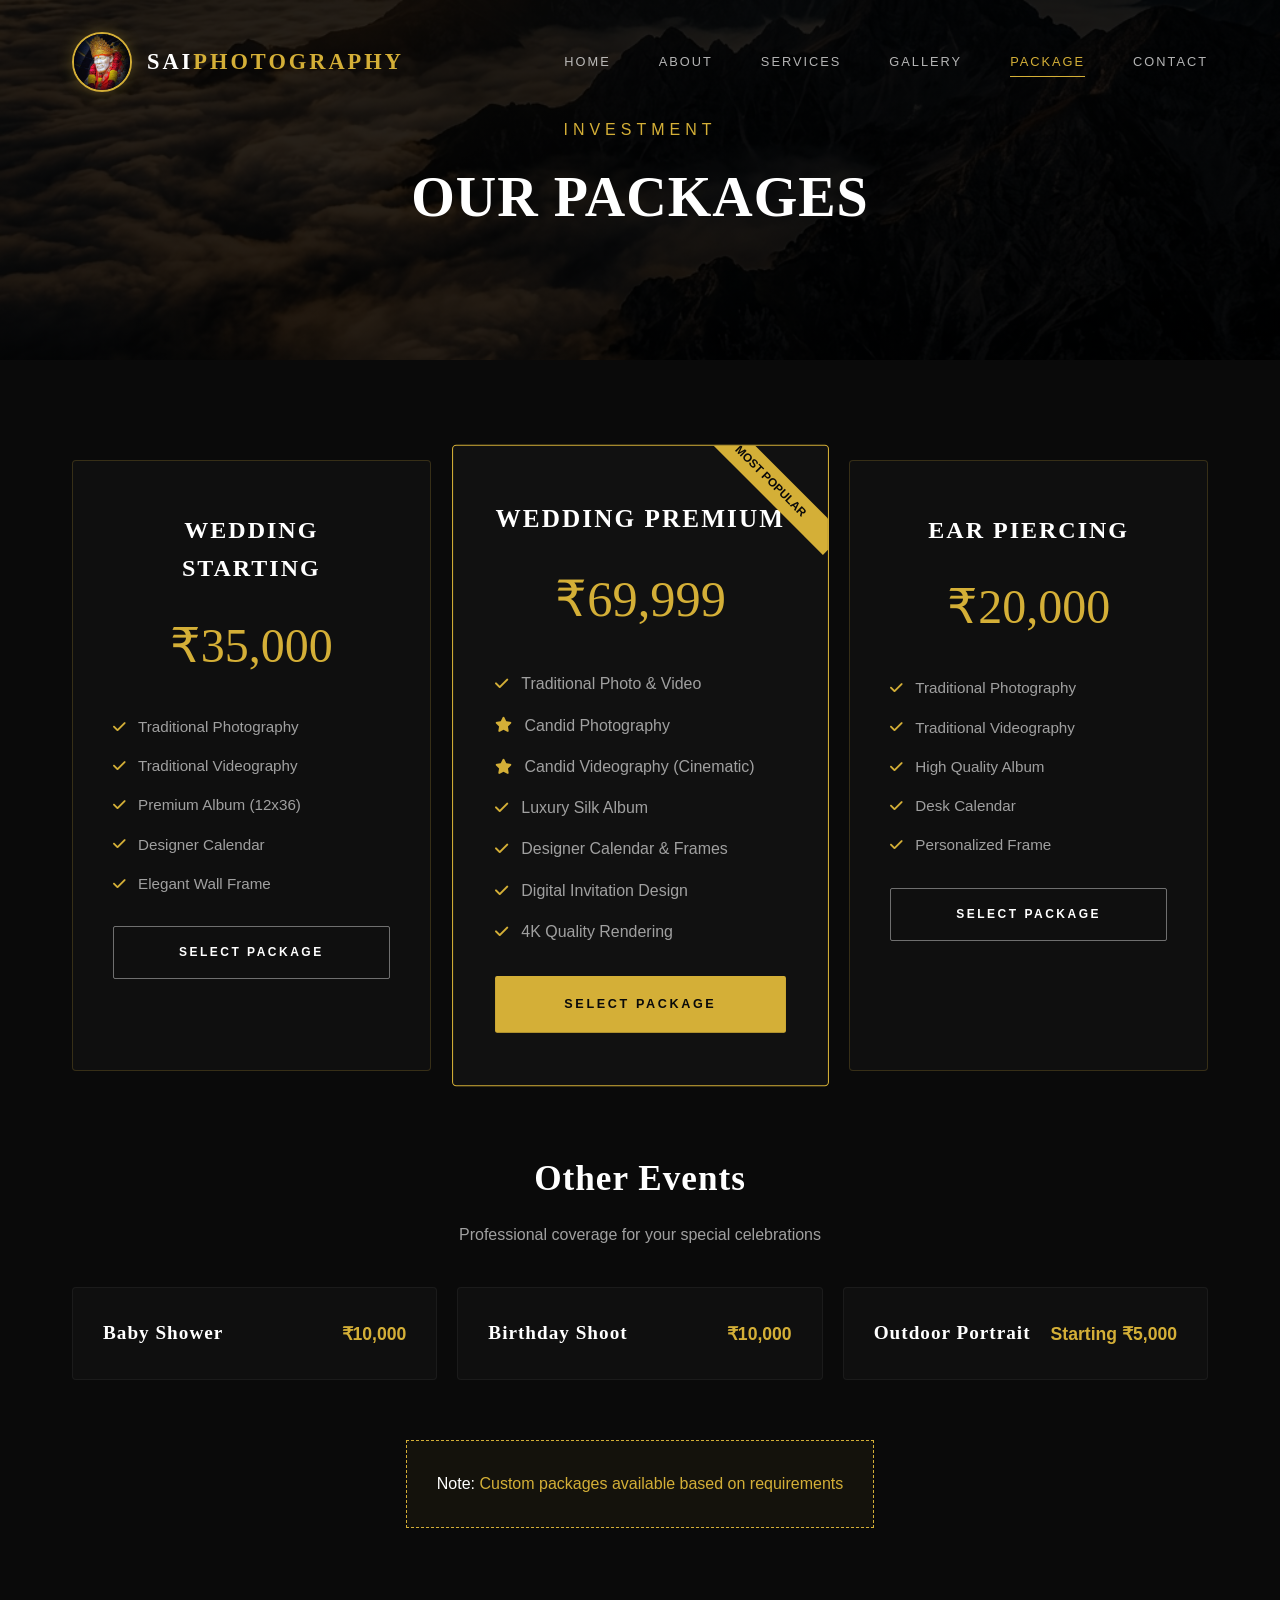
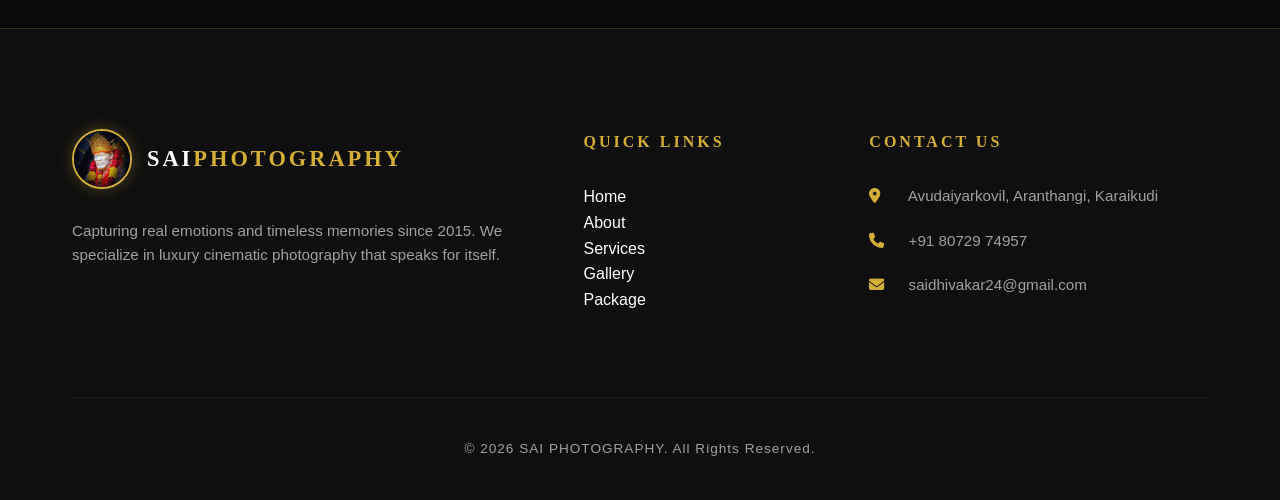
<file: pricing.html>
<!DOCTYPE html>
<html lang="en">

<head>
    <meta charset="UTF-8">
    <meta name="viewport" content="width=device-width, initial-scale=1.0">
    <title>Package & Packages | SAI PHOTOGRAPHY</title>
    <link rel="stylesheet" href="https://cdnjs.cloudflare.com/ajax/libs/font-awesome/6.4.0/css/all.min.css">
    <link rel="stylesheet" href="style.css">
    <link rel="icon" href="gallery/logo.png">
    <style>
        .pricing-hero {
            height: 40vh;
            background: linear-gradient(rgba(0, 0, 0, 0.85), rgba(0, 0, 0, 0.85)), url('gallery/gallery-4.png') center/cover;
            display: flex;
            align-items: center;
            justify-content: center;
            text-align: center;
        }

        .pricing-grid {
            display: grid;
            grid-template-columns: repeat(auto-fit, minmax(320px, 1fr));
            gap: 30px;
            margin-bottom: 60px;
        }

        .price-card {
            background: var(--bg-secondary);
            border: 1px solid var(--border-color);
            padding: 50px 40px;
            border-radius: 4px;
            text-align: center;
            transition: var(--transition-smooth);
            position: relative;
            overflow: hidden;
        }

        .price-card.featured {
            border: 1px solid var(--accent-gold);
            transform: scale(1.05);
            z-index: 2;
            background: #111;
        }

        .price-card:hover {
            transform: translateY(-10px);
            box-shadow: 0 20px 40px rgba(0, 0, 0, 0.4);
        }

        .price-card.featured::before {
            content: 'MOST POPULAR';
            position: absolute;
            top: 20px;
            right: -30px;
            background: var(--accent-gold);
            color: var(--bg-primary);
            font-size: 0.7rem;
            font-weight: 700;
            padding: 5px 40px;
            transform: rotate(45deg);
        }

        .price-card h3 {
            font-size: 1.5rem;
            margin-bottom: 10px;
            letter-spacing: 2px;
            text-transform: uppercase;
        }

        .price-amount {
            font-size: 3rem;
            color: var(--accent-gold);
            margin: 20px 0;
            font-family: 'Playfair Display', serif;
        }

        .price-amount span {
            font-size: 1rem;
            color: var(--text-secondary);
        }

        .price-features {
            margin: 30px 0;
            padding: 0;
            text-align: left;
        }

        .price-features li {
            margin-bottom: 15px;
            color: var(--text-secondary);
            display: flex;
            align-items: center;
            gap: 12px;
            font-size: 0.95rem;
        }

        .price-features li i {
            color: var(--accent-gold);
            font-size: 0.9rem;
        }

        .other-events {
            margin-top: 80px;
            text-align: center;
        }

        .other-grid {
            display: grid;
            grid-template-columns: repeat(auto-fit, minmax(280px, 1fr));
            gap: 20px;
            margin-top: 40px;
        }

        .compact-card {
            background: var(--bg-secondary);
            border: 1px solid rgba(255, 255, 255, 0.05);
            padding: 30px;
            border-radius: 4px;
            display: flex;
            justify-content: space-between;
            align-items: center;
        }

        .compact-card h4 {
            font-size: 1.2rem;
            letter-spacing: 1px;
        }

        .compact-card .p-price {
            color: var(--accent-gold);
            font-weight: 600;
            font-size: 1.1rem;
        }

        @media (max-width: 768px) {
            .price-card.featured {
                transform: scale(1);
            }

            .pricing-grid {
                gap: 40px;
            }
        }
    </style>
</head>

<body>

    <!-- Navigation -->
    <nav class="sticky">
        <div class="container">
            <a href="index.html" class="logo"><img src="gallery/logo.png" alt="Sai Photography" class="logo-img">SAI
                <span>PHOTOGRAPHY</span></a>
            <div class="nav-links">
                <a href="index.html">Home</a>
                <a href="about.html">About</a>
                <a href="services.html">Services</a>
                <a href="gallery.html">Gallery</a>
                <a href="pricing.html" class="active">Package</a>
                <a href="contact.html">Contact</a>
            </div>
            <div class="mobile-nav-toggle">
                <i class="fas fa-bars"></i>
            </div>
        </div>
    </nav>

    <section class="pricing-hero">
        <div class="container">
            <p style="text-transform: uppercase; letter-spacing: 5px; color: var(--accent-gold); margin-bottom: 10px;">
                Investment</p>
            <h1 style="font-size: 3.5rem;">OUR PACKAGES</h1>
        </div>
    </section>

    <section class="section-padding">
        <div class="container">
            <div class="pricing-grid">
                <!-- Wedding Starting -->
                <div class="price-card">
                    <h3>Wedding Starting</h3>
                    <div class="price-amount">₹35,000</div>
                    <ul class="price-features">
                        <li><i class="fas fa-check"></i> Traditional Photography</li>
                        <li><i class="fas fa-check"></i> Traditional Videography</li>
                        <li><i class="fas fa-check"></i> Premium Album (12x36)</li>
                        <li><i class="fas fa-check"></i> Designer Calendar</li>
                        <li><i class="fas fa-check"></i> Elegant Wall Frame</li>
                    </ul>
                    <a href="contact.html" class="btn btn-outline" style="width: 100%;">Select Package</a>
                </div>

                <!-- Wedding Premium -->
                <div class="price-card featured">
                    <h3>Wedding Premium</h3>
                    <div class="price-amount">₹69,999</div>
                    <ul class="price-features">
                        <li><i class="fas fa-check"></i> Traditional Photo & Video</li>
                        <li><i class="fas fa-star"></i> Candid Photography</li>
                        <li><i class="fas fa-star"></i> Candid Videography (Cinematic)</li>
                        <li><i class="fas fa-check"></i> Luxury Silk Album</li>
                        <li><i class="fas fa-check"></i> Designer Calendar & Frames</li>
                        <li><i class="fas fa-check"></i> Digital Invitation Design</li>
                        <li><i class="fas fa-check"></i> 4K Quality Rendering</li>
                    </ul>
                    <a href="contact.html" class="btn btn-primary" style="width: 100%;">Select Package</a>
                </div>

                <!-- Ear Piercing -->
                <div class="price-card">
                    <h3>Ear Piercing</h3>
                    <div class="price-amount">₹20,000</div>
                    <ul class="price-features">
                        <li><i class="fas fa-check"></i> Traditional Photography</li>
                        <li><i class="fas fa-check"></i> Traditional Videography</li>
                        <li><i class="fas fa-check"></i> High Quality Album</li>
                        <li><i class="fas fa-check"></i> Desk Calendar</li>
                        <li><i class="fas fa-check"></i> Personalized Frame</li>
                    </ul>
                    <a href="contact.html" class="btn btn-outline" style="width: 100%;">Select Package</a>
                </div>
            </div>

            <div class="other-events">
                <h2 style="font-size: 2.2rem; margin-bottom: 15px;">Other Events</h2>
                <p style="color: var(--text-secondary); margin-bottom: 40px;">Professional coverage for your special
                    celebrations</p>

                <div class="other-grid">
                    <div class="compact-card">
                        <h4>Baby Shower</h4>
                        <span class="p-price">₹10,000</span>
                    </div>
                    <div class="compact-card">
                        <h4>Birthday Shoot</h4>
                        <span class="p-price">₹10,000</span>
                    </div>
                    <div class="compact-card">
                        <h4>Outdoor Portrait</h4>
                        <span class="p-price">Starting ₹5,000</span>
                    </div>
                </div>

                <div
                    style="margin-top: 60px; padding: 30px; background: rgba(212, 175, 55, 0.05); border: 1px dashed var(--accent-gold); display: inline-block;">
                    <p style="margin-bottom: 0; color: #fff;">Note: <span class="accent-text">Custom packages available
                            based on requirements</span></p>
                </div>
            </div>
        </div>
    </section>

    <footer>
        <div class="container">
            <div class="footer-grid">
                <div class="footer-col">
                    <div class="logo" style="margin-bottom: 30px;"><img src="gallery/logo.png"
                            alt="Sai Photography Logo" class="logo-img">SAI <span>PHOTOGRAPHY</span></div>
                    <p>Capturing real emotions and timeless memories since 2015. We specialize in luxury cinematic
                        photography that speaks for itself.</p>
                </div>
                <div class="footer-col">
                    <h4>Quick Links</h4>
                    <ul>
                        <li><a href="index.html">Home</a></li>
                        <li><a href="about.html">About</a></li>
                        <li><a href="services.html">Services</a></li>
                        <li><a href="gallery.html">Gallery</a></li>
                        <li><a href="pricing.html">Package</a></li>
                    </ul>
                </div>
                <div class="footer-col contact-info">
                    <h4>Contact Us</h4>
                    <p><i class="fas fa-map-marker-alt"></i> Avudaiyarkovil, Aranthangi, Karaikudi</p>
                    <p><i class="fas fa-phone"></i> +91 80729 74957</p>
                    <p><i class="fas fa-envelope"></i> saidhivakar24@gmail.com</p>
                </div>
            </div>
            <div class="footer-bottom">
                &copy; 2026 SAI PHOTOGRAPHY. All Rights Reserved.
            </div>
        </div>
    </footer>

    <script src="script.js"></script>
</body>

</html>
</file>
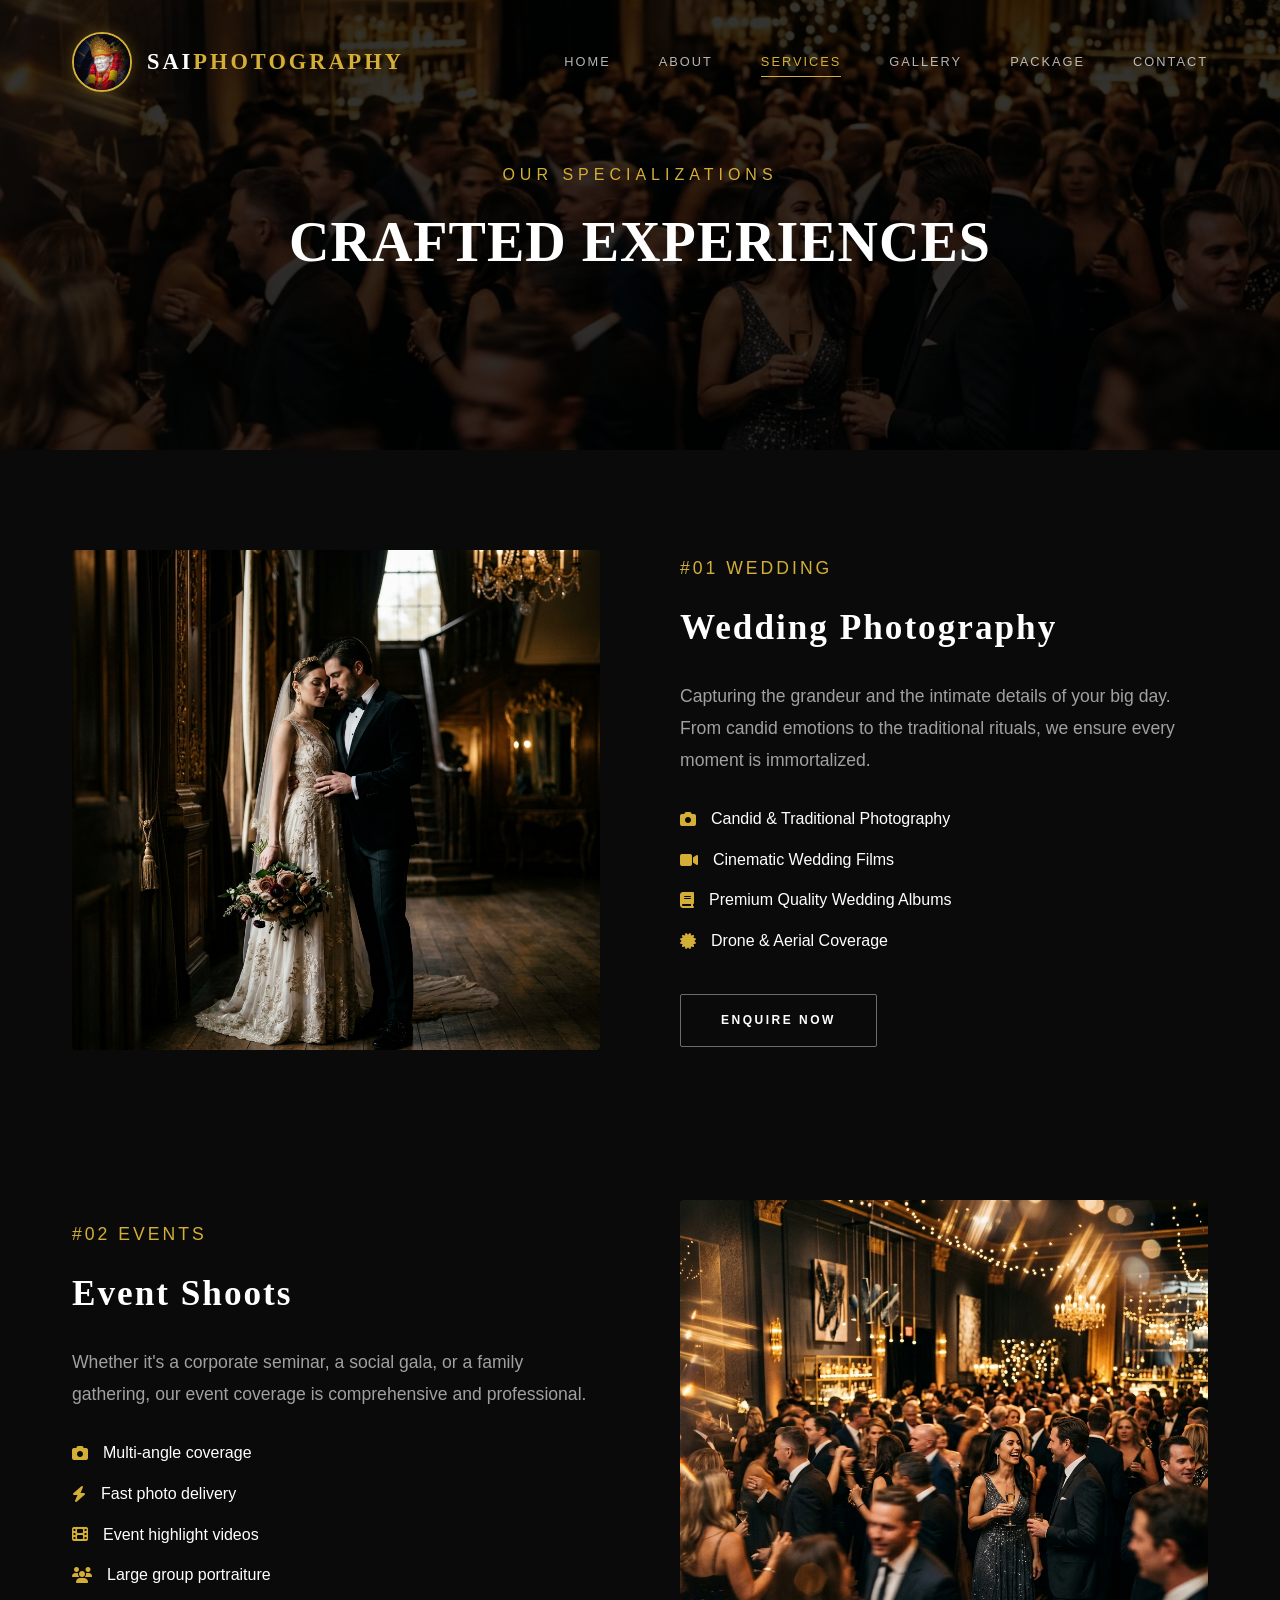
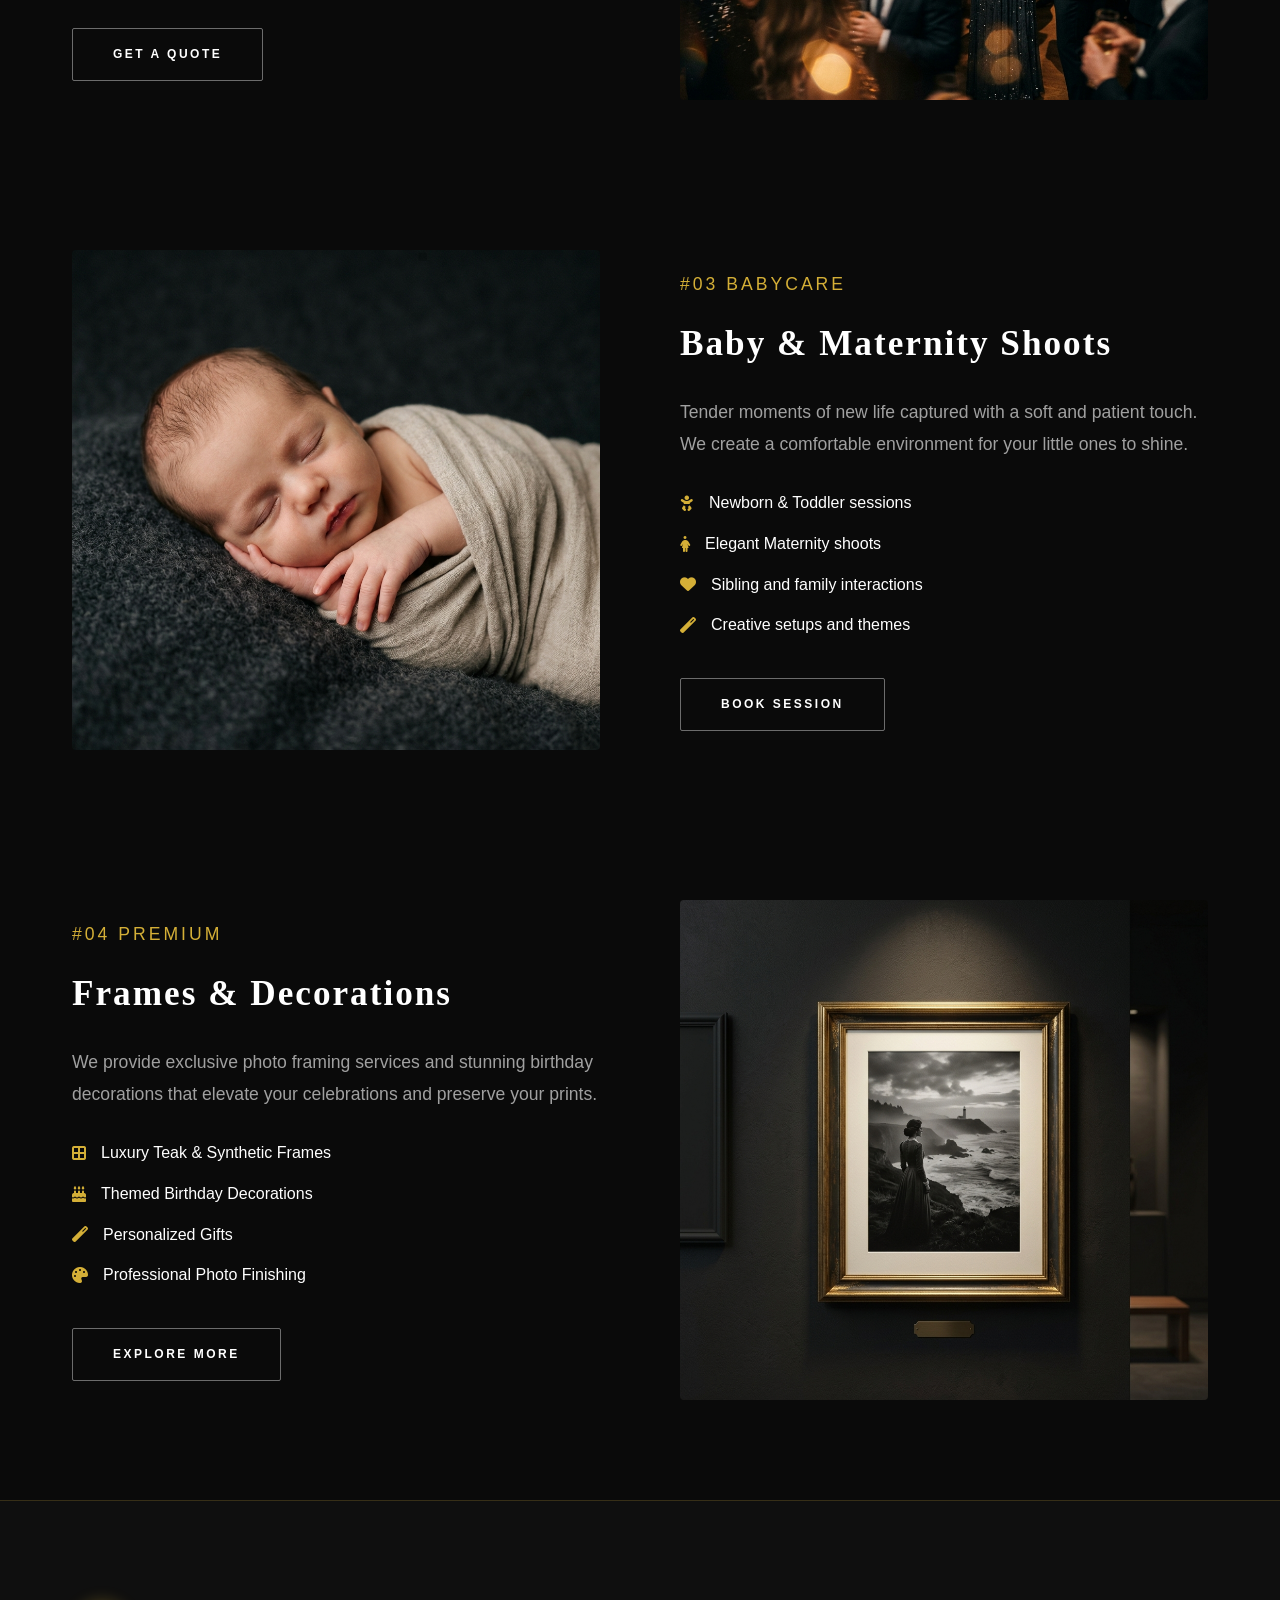
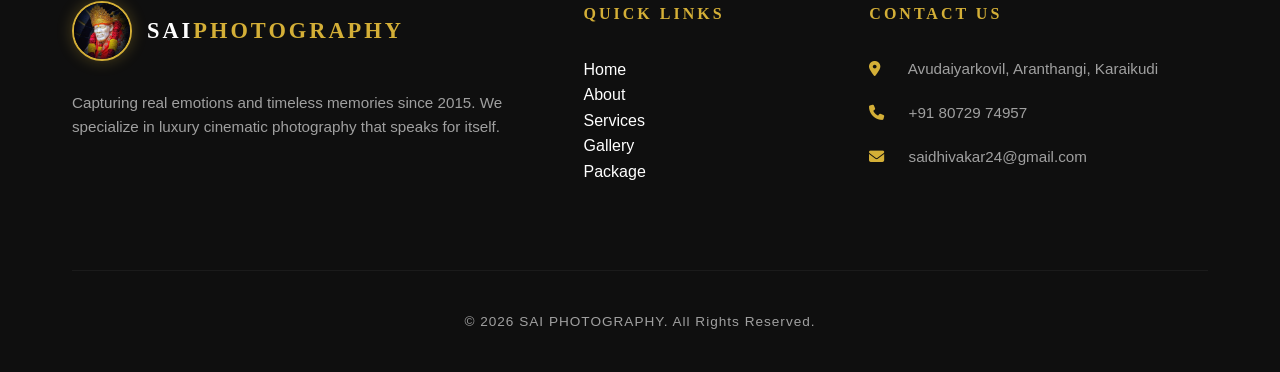
<file: services.html>
<!DOCTYPE html>
<html lang="en">
<head>
    <meta charset="UTF-8">
    <meta name="viewport" content="width=device-width, initial-scale=1.0">
    <title>Services | SAI PHOTOGRAPHY</title>
    <link rel="stylesheet" href="https://cdnjs.cloudflare.com/ajax/libs/font-awesome/6.4.0/css/all.min.css">
    <link rel="stylesheet" href="style.css">
    <style>
        .services-hero {
            height: 50vh;
            background: linear-gradient(rgba(0,0,0,0.8), rgba(0,0,0,0.8)), url('gallery/event-thumb.png') center/cover;
            display: flex;
            align-items: center;
            justify-content: center;
            text-align: center;
        }
        .service-list-item {
            display: grid;
            grid-template-columns: 1fr 1fr;
            gap: 80px;
            align-items: center;
            margin-bottom: 150px;
        }
        .service-list-item:nth-child(even) {
            direction: rtl;
        }
        .service-list-item:nth-child(even) .service-text {
            direction: ltr;
        }
        .service-list-item:last-child {
            margin-bottom: 0;
        }
        .service-img-container {
            position: relative;
            overflow: hidden;
            border-radius: 4px;
            width: 100%;
            height: 500px;
        }
        .service-img-container img {
            width: 100%;
            height: 100%;
            object-fit: cover;
            transition: transform 1s ease;
        }
        .service-img-container:hover img {
            transform: scale(1.1);
        }
        .service-text h3 {
            font-size: 2.2rem;
            margin-bottom: 25px;
            color: #fff;
            letter-spacing: 2px;
        }
        .service-text p {
            color: var(--text-secondary);
            font-size: 1.1rem;
            margin-bottom: 30px;
            line-height: 1.8;
        }
        .service-text ul {
            margin-bottom: 40px;
        }
        .service-text ul li {
            margin-bottom: 15px;
            display: flex;
            align-items: center;
            gap: 15px;
        }
        .service-text ul li i {
            color: var(--accent-gold);
        }
        @media (max-width: 900px) {
            .service-list-item, .service-list-item:nth-child(even) {
                grid-template-columns: 1fr;
                direction: ltr;
                gap: 40px;
                margin-bottom: 80px;
            }
            .service-img-container { height: 350px; }
        }
    </style>
</head>
<body>

    <!-- Navigation -->
    <nav class="sticky">
        <div class="container">
            <a href="index.html" class="logo"><img src="gallery/logo.png" alt="Sai Photography" class="logo-img">SAI <span>PHOTOGRAPHY</span></a>
            <div class="nav-links">
                <a href="index.html">Home</a>
                <a href="about.html">About</a>
                <a href="services.html" class="active">Services</a>
                <a href="gallery.html">Gallery</a>
                <a href="pricing.html">Package</a>
                <a href="contact.html">Contact</a>
            </div>
            <div class="mobile-nav-toggle">
                <i class="fas fa-bars"></i>
            </div>
        </div>
    </nav>

    <section class="services-hero">
        <div class="container">
            <p style="text-transform: uppercase; letter-spacing: 5px; color: var(--accent-gold); margin-bottom: 10px;">Our Specializations</p>
            <h1 style="font-size: 3.5rem;">CRAFTED EXPERIENCES</h1>
        </div>
    </section>

    <section class="section-padding">
        <div class="container">
            <!-- Wedding Photography -->
            <div class="service-list-item">
                <div class="service-img-container">
                    <img src="gallery/wedding-thumb.png" alt="Wedding Photography">
                </div>
                <div class="service-text">
                    <p style="color: var(--accent-gold); letter-spacing: 3px; font-weight: 500; margin-bottom: 15px;">#01 WEDDING</p>
                    <h3>Wedding Photography</h3>
                    <p>Capturing the grandeur and the intimate details of your big day. From candid emotions to the traditional rituals, we ensure every moment is immortalized.</p>
                    <ul>
                        <li><i class="fas fa-camera"></i> Candid & Traditional Photography</li>
                        <li><i class="fas fa-video"></i> Cinematic Wedding Films</li>
                        <li><i class="fas fa-book"></i> Premium Quality Wedding Albums</li>
                        <li><i class="fas fa-certificate"></i> Drone & Aerial Coverage</li>
                    </ul>
                    <a href="contact.html" class="btn btn-outline">Enquire Now</a>
                </div>
            </div>

            <!-- Event Shoot -->
            <div class="service-list-item">
                <div class="service-img-container">
                    <img src="gallery/event-thumb.png" alt="Event Shoot">
                </div>
                <div class="service-text">
                    <p style="color: var(--accent-gold); letter-spacing: 3px; font-weight: 500; margin-bottom: 15px;">#02 EVENTS</p>
                    <h3>Event Shoots</h3>
                    <p>Whether it's a corporate seminar, a social gala, or a family gathering, our event coverage is comprehensive and professional.</p>
                    <ul>
                        <li><i class="fas fa-camera"></i> Multi-angle coverage</li>
                        <li><i class="fas fa-bolt"></i> Fast photo delivery</li>
                        <li><i class="fas fa-film"></i> Event highlight videos</li>
                        <li><i class="fas fa-users"></i> Large group portraiture</li>
                    </ul>
                    <a href="contact.html" class="btn btn-outline">Get a Quote</a>
                </div>
            </div>

            <!-- Baby Shoot -->
            <div class="service-list-item">
                <div class="service-img-container">
                    <img src="gallery/baby-thumb.png" alt="Baby Shoot">
                </div>
                <div class="service-text">
                    <p style="color: var(--accent-gold); letter-spacing: 3px; font-weight: 500; margin-bottom: 15px;">#03 BABYCARE</p>
                    <h3>Baby & Maternity Shoots</h3>
                    <p>Tender moments of new life captured with a soft and patient touch. We create a comfortable environment for your little ones to shine.</p>
                    <ul>
                        <li><i class="fas fa-baby"></i> Newborn & Toddler sessions</li>
                        <li><i class="fas fa-female"></i> Elegant Maternity shoots</li>
                        <li><i class="fas fa-heart"></i> Sibling and family interactions</li>
                        <li><i class="fas fa-magic"></i> Creative setups and themes</li>
                    </ul>
                    <a href="contact.html" class="btn btn-outline">Book Session</a>
                </div>
            </div>

            <!-- Photo Frames & Decoration -->
            <div class="service-list-item">
                <div class="service-img-container">
                    <img src="gallery/framing-thumb.png" alt="Frames & Decoration">
                </div>
                <div class="service-text">
                    <p style="color: var(--accent-gold); letter-spacing: 3px; font-weight: 500; margin-bottom: 15px;">#04 PREMIUM</p>
                    <h3>Frames & Decorations</h3>
                    <p>We provide exclusive photo framing services and stunning birthday decorations that elevate your celebrations and preserve your prints.</p>
                    <ul>
                        <li><i class="fas fa-border-all"></i> Luxury Teak & Synthetic Frames</li>
                        <li><i class="fas fa-birthday-cake"></i> Themed Birthday Decorations</li>
                        <li><i class="fas fa-magic"></i> Personalized Gifts</li>
                        <li><i class="fas fa-palette"></i> Professional Photo Finishing</li>
                    </ul>
                    <a href="contact.html" class="btn btn-outline">Explore More</a>
                </div>
            </div>
        </div>
    </section>

    <!-- Footer -->
    <footer>
        <div class="container">
            <div class="footer-grid">
                <div class="footer-col">
                    <div class="logo" style="margin-bottom: 30px;"><img src="gallery/logo.png" alt="Sai Photography Logo" class="logo-img">SAI <span>PHOTOGRAPHY</span></div>
                    <p>Capturing real emotions and timeless memories since 2015. We specialize in luxury cinematic photography that speaks for itself.</p>
                </div>
                <div class="footer-col">
                    <h4>Quick Links</h4>
                    <ul>
                        <li><a href="index.html">Home</a></li>
                        <li><a href="about.html">About</a></li>
                        <li><a href="services.html">Services</a></li>
                        <li><a href="gallery.html">Gallery</a></li>
                        <li><a href="pricing.html">Package</a></li>
                    </ul>
                </div>
                <div class="footer-col contact-info">
                    <h4>Contact Us</h4>
                    <p><i class="fas fa-map-marker-alt"></i> Avudaiyarkovil, Aranthangi, Karaikudi</p>
                    <p><i class="fas fa-phone"></i> +91 80729 74957</p>
                    <p><i class="fas fa-envelope"></i> saidhivakar24@gmail.com</p>
                </div>
            </div>
            <div class="footer-bottom">&copy; 2026 SAI PHOTOGRAPHY. All Rights Reserved.</div>
        </div>
    </footer>

    <script src="script.js"></script>
</body>
</html>
</file>
<file: style.css>
:root {
  --bg-primary: #0a0a0a;
  --bg-secondary: #0f0f0f;
  --bg-tertiary: #1a1a1a;
  --text-primary: #ffffff;
  --text-secondary: #a0a0a0;
  --accent-gold: #d4af37;
  --accent-gold-hover: #f1c40f;
  --accent-gold-dark: #b8860b;
  --border-color: rgba(212, 175, 55, 0.2);
  --glass-bg: rgba(255, 255, 255, 0.03);
  --container-width: 1200px;
  --transition-smooth: all 0.5s cubic-bezier(0.165, 0.84, 0.44, 1);
}

@import url('https://fonts.googleapis.com/css2?family=Playfair+Display:wght@400;500;600;700&family=Inter:wght@300;400;500;600&display=swap');

* {
  margin: 0;
  padding: 0;
  box-sizing: border-box;
}

html {
  scroll-behavior: smooth;
  scroll-padding-top: 80px;
}

body {
  font-family: 'Inter', sans-serif;
  background-color: var(--bg-primary);
  color: var(--text-primary);
  line-height: 1.6;
  overflow-x: hidden;
}

h1, h2, h3, h4, .logo {
  font-family: 'Playfair Display', serif;
  font-weight: 700;
  letter-spacing: 1px;
}

a {
  text-decoration: none;
  color: inherit;
  transition: var(--transition-smooth);
}

ul {
  list-style: none;
}

img {
  max-width: 100%;
  display: block;
}

/* Scrollbar Customization */
::-webkit-scrollbar {
  width: 6px;
}
::-webkit-scrollbar-track {
  background: var(--bg-primary);
}
::-webkit-scrollbar-thumb {
  background: var(--accent-gold-dark);
  border-radius: 10px;
}
::-webkit-scrollbar-thumb:hover {
  background: var(--accent-gold);
}

/* Utility Classes */
.container {
  max-width: var(--container-width);
  margin: 0 auto;
  padding: 0 2rem;
}

.section-padding {
  padding: 100px 0;
}

.text-center { text-align: center; }
.accent-text { color: var(--accent-gold); }

.btn {
  display: inline-flex;
  align-items: center;
  justify-content: center;
  padding: 1rem 2.5rem;
  border-radius: 2px;
  cursor: pointer;
  font-weight: 600;
  text-transform: uppercase;
  letter-spacing: 2.5px;
  font-size: 0.75rem;
  transition: var(--transition-smooth);
  position: relative;
  overflow: hidden;
  z-index: 1;
}

.btn-primary {
  background: var(--accent-gold);
  color: var(--bg-primary);
  border: 1px solid var(--accent-gold);
}

.btn-primary:hover {
  background: transparent;
  color: var(--accent-gold);
}

.btn-outline {
  background: transparent;
  color: #fff;
  border: 1px solid rgba(255, 255, 255, 0.4);
}

.btn-outline:hover {
  border-color: var(--accent-gold);
  color: var(--accent-gold);
}

/* Navbar */
nav {
  position: fixed;
  top: 0;
  left: 0;
  width: 100%;
  padding: 2rem 0;
  z-index: 1000;
  transition: var(--transition-smooth);
  background: transparent;
}

nav.sticky {
  background: rgba(10, 10, 10, 0.98);
  backdrop-filter: blur(15px);
  padding: 1.2rem 0;
  border-bottom: 1px solid rgba(212, 175, 55, 0.15);
}

nav .container {
  display: flex;
  justify-content: space-between;
  align-items: center;
  transition: var(--transition-smooth);
}

.logo {
  font-size: 1.4rem;
  letter-spacing: 3px;
  font-weight: 700;
  color: #fff;
  text-transform: uppercase;
  display: flex;
  align-items: center;
  transition: var(--transition-smooth);
}

.logo i {
  color: var(--accent-gold);
  margin-right: 15px;
  font-size: 1.4rem;
}

.logo-img {
  margin-right: 15px;
  height: 60px;
  width: 60px;
  border-radius: 50%;
  object-fit: cover;
  border: 2px solid var(--accent-gold);
  box-shadow: 0 0 15px rgba(212, 175, 55, 0.3);
  transition: var(--transition-smooth);
}

.logo-img:hover {
  transform: scale(1.1);
}

.logo span {
  color: var(--accent-gold);
}

.nav-links {
  display: flex;
  gap: 3rem;
  transition: var(--transition-smooth);
}

.nav-links a {
  font-size: 0.8rem;
  font-weight: 500;
  letter-spacing: 2px;
  text-transform: uppercase;
  color: rgba(255, 255, 255, 0.7);
  position: relative;
}

.nav-links a::after {
  content: '';
  position: absolute;
  width: 0;
  height: 1px;
  bottom: -5px;
  left: 0;
  background: var(--accent-gold);
  transition: var(--transition-smooth);
}

.nav-links a:hover::after, .nav-links a.active::after {
  width: 100%;
}

.nav-links a:hover, .nav-links a.active {
  color: var(--accent-gold);
}

.mobile-nav-toggle {
  display: none;
  font-size: 1.5rem;
  cursor: pointer;
  color: var(--accent-gold);
}

/* Hero Section */
.hero {
  height: 100vh;
  position: relative;
  display: flex;
  align-items: center;
  justify-content: center;
  text-align: center;
  background-size: cover;
  background-position: center;
  background-attachment: fixed;
}

.hero::after {
  content: '';
  position: absolute;
  top: 0; left: 0; width: 100%; height: 100%;
  background: radial-gradient(circle, rgba(0,0,0,0.4) 0%, rgba(0,0,0,0.8) 100%);
  z-index: 1;
}

.hero-content {
  position: relative;
  z-index: 2;
  max-width: 800px;
}

.hero h1 {
  font-size: 4.5rem;
  margin-bottom: 1rem;
  opacity: 0;
  transform: translateY(30px);
  animation: fadeInUp 1s forwards 0.5s;
}

.hero p {
  font-size: 1.2rem;
  letter-spacing: 5px;
  text-transform: uppercase;
  color: var(--accent-gold);
  margin-bottom: 2.5rem;
  opacity: 0;
  transform: translateY(30px);
  animation: fadeInUp 1s forwards 0.8s;
}

.hero-btns {
  display: flex;
  gap: 1.5rem;
  justify-content: center;
  opacity: 0;
  transform: translateY(30px);
  animation: fadeInUp 1s forwards 1.1s;
}

/* Animations */
@keyframes fadeInUp {
  to {
    opacity: 1;
    transform: translateY(0);
  }
}

/* Footer */
footer {
  background: var(--bg-secondary);
  padding: 100px 0 40px;
  border-top: 1px solid var(--border-color);
}

.footer-grid {
  display: grid;
  grid-template-columns: 2fr 1fr 1.5fr;
  gap: 60px;
  margin-bottom: 80px;
}

.footer-col h4 {
  color: var(--accent-gold);
  margin-bottom: 30px;
  text-transform: uppercase;
  letter-spacing: 3px;
  font-size: 1rem;
}

.footer-col p {
  color: var(--text-secondary);
  margin-bottom: 20px;
  font-size: 0.95rem;
}

.footer-col.contact-info p i {
  color: var(--accent-gold);
  margin-right: 15px;
  width: 20px;
}

.social-links {
  display: flex;
  gap: 20px;
  margin-top: 30px;
}

.social-links a {
  width: 45px;
  height: 45px;
  border: 1px solid rgba(212, 175, 55, 0.3);
  display: flex;
  align-items: center;
  justify-content: center;
  border-radius: 50%;
  color: var(--text-secondary);
  font-size: 1.1rem;
}

.social-links a:hover {
  background: var(--accent-gold);
  color: var(--bg-primary);
  border-color: var(--accent-gold);
  transform: translateY(-5px);
}

.footer-bottom {
  text-align: center;
  padding-top: 40px;
  border-top: 1px solid rgba(255, 255, 255, 0.05);
  color: var(--text-secondary);
  font-size: 0.85rem;
  letter-spacing: 1px;
}

/* WhatsApp Floating Button */
.whatsapp-btn {
  position: fixed;
  bottom: 40px;
  right: 40px;
  width: 65px;
  height: 65px;
  background: #25d366;
  border-radius: 50%;
  display: flex;
  align-items: center;
  justify-content: center;
  box-shadow: 0 15px 35px rgba(0,0,0,0.4);
  z-index: 1100;
  transition: var(--transition-smooth);
}

.whatsapp-btn:hover {
  transform: scale(1.1) rotate(15deg);
}

.whatsapp-btn i {
  color: white;
  font-size: 35px;
}

/* Hero Elements Styles */
.hero-logo-large {
  width: 140px;
  height: 140px;
  border-radius: 50%;
  border: 2px solid var(--accent-gold);
  margin: 0 auto 40px auto;
  display: block;
  object-fit: cover;
  opacity: 0;
  transform: translateY(30px);
  animation: fadeInUp 1s forwards 0.3s;
}

.hero-subtitle-top {
  font-family: 'Playfair Display', serif;
  font-size: 2.2rem;
  color: #fff;
  margin-bottom: -10px;
  font-style: italic;
  opacity: 0;
  transform: translateY(30px);
  animation: fadeInUp 1s forwards 0.5s;
}

.hero-main-title {
  font-size: 6.5rem;
  margin-bottom: 10px;
  color: var(--accent-gold);
  font-style: italic;
  font-weight: 800;
  line-height: 1;
  text-transform: uppercase;
  letter-spacing: -2px;
  opacity: 0;
  transform: translateY(30px);
  animation: fadeInUp 1s forwards 0.8s;
}

.hero-editorial-subtitle {
  font-size: 0.8rem;
  letter-spacing: 5px;
  color: rgba(255,255,255,0.6);
  margin-bottom: 50px;
  text-transform: uppercase;
  font-weight: 500;
  opacity: 0;
  transform: translateY(30px);
  animation: fadeInUp 1s forwards 1s;
}

.hero-btns-wrapper {
  display: flex;
  gap: 1.5rem;
  justify-content: center;
  opacity: 0;
  transform: translateY(30px);
  animation: fadeInUp 1s forwards 1.2s;
}

/* Contact Page Grid Fix */
.contact-grid {
  display: grid;
  grid-template-columns: 1fr 1.5fr;
  gap: 80px;
  margin-bottom: 80px;
}

/* Responsive Overrides */
@media (max-width: 1024px) {
  .hero-main-title { font-size: 5rem; }
  .footer-grid { grid-template-columns: 1fr 1fr; }
}

@media (max-width: 768px) {
  .container { padding: 0 1rem; }
  .logo { font-size: 1.1rem; letter-spacing: 1.5px; white-space: nowrap; }
  .logo-img { height: 38px; width: 38px; margin-right: 8px; }
  .logo span { font-weight: 300; font-size: 0.85rem; letter-spacing: 0.5px; opacity: 0.8; }
  
  .hero-logo-large { display: none; }
  .hero-subtitle-top { font-size: 1.5rem; margin-top: 20px; }
  .hero-main-title { font-size: 3rem; letter-spacing: 0; margin-bottom: 5px; }
  .hero-editorial-subtitle { font-size: 0.7rem; letter-spacing: 3px; margin-bottom: 30px; }
  .hero-btns-wrapper { flex-direction: column; width: 100%; max-width: 300px; margin: 0 auto; }
  
  .contact-grid { grid-template-columns: 1fr; gap: 40px; }
  .nav-links {
    position: fixed;
    top: 0;
    right: -100%;
    width: 280px;
    height: 100vh;
    background: var(--bg-secondary);
    flex-direction: column;
    justify-content: center;
    align-items: center;
    gap: 2rem;
    transition: 0.5s cubic-bezier(0.165, 0.84, 0.44, 1);
    z-index: 1000;
    box-shadow: -10px 0 30px rgba(0,0,0,0.5);
    border-left: 1px solid var(--border-color);
  }
  
  .nav-links.active {
    right: 0;
  }
  
  .mobile-nav-toggle {
    display: block;
    z-index: 1002;
    font-size: 1.8rem;
    position: relative;
    padding: 10px;
  }
  
  /* Mobile Menu Overlay */
  .mobile-overlay {
    position: fixed;
    top: 0; left: 0; width: 100%; height: 100%;
    background: rgba(0,0,0,0.8);
    backdrop-filter: blur(5px);
    z-index: 999;
    opacity: 0;
    pointer-events: none;
    transition: 0.4s;
  }
  
  .mobile-overlay.active {
    opacity: 1;
    pointer-events: auto;
  }
  
  .footer-grid { grid-template-columns: 1fr; gap: 40px; }
  .section-padding { padding: 60px 0; }
}

@media (max-width: 480px) {
  .hero-main-title { font-size: 2.2rem; }
  .hero-subtitle-top { font-size: 1.2rem; }
  .container { padding: 0 1.5rem; }
}
</file>
